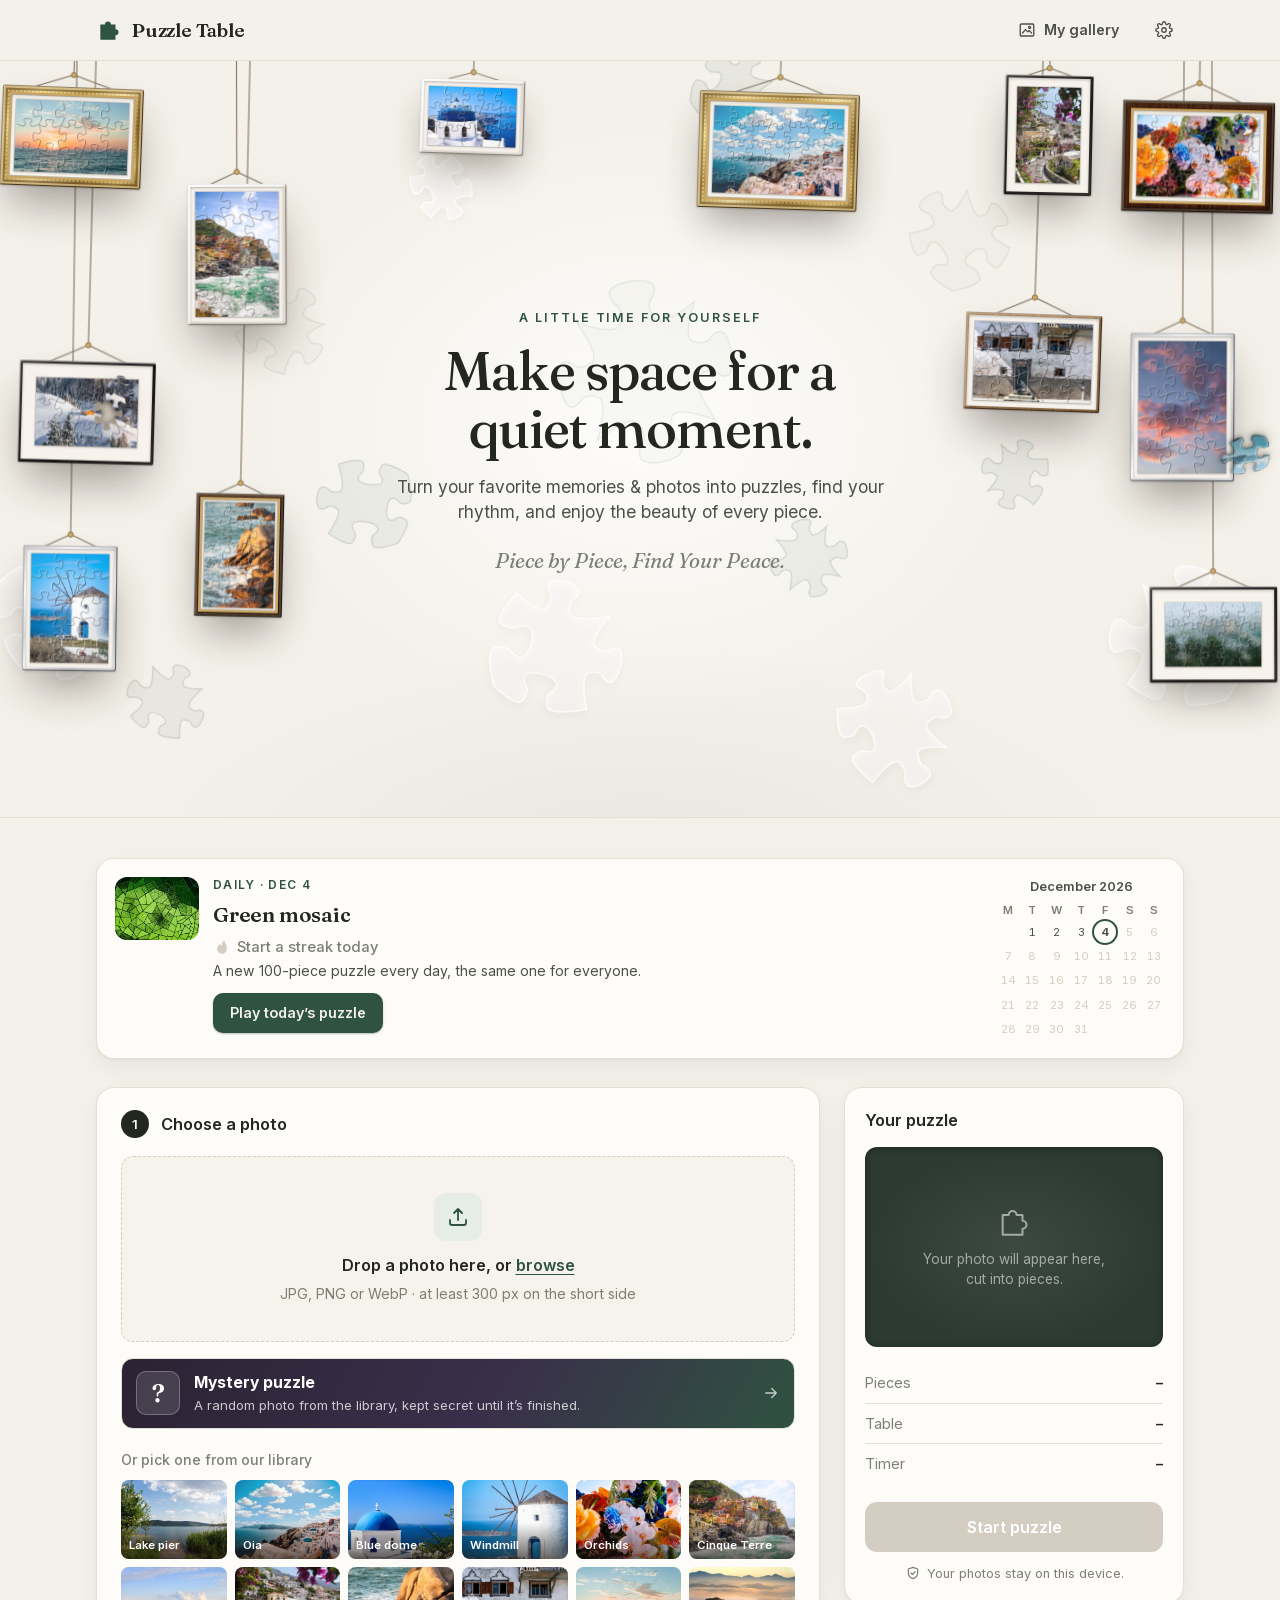
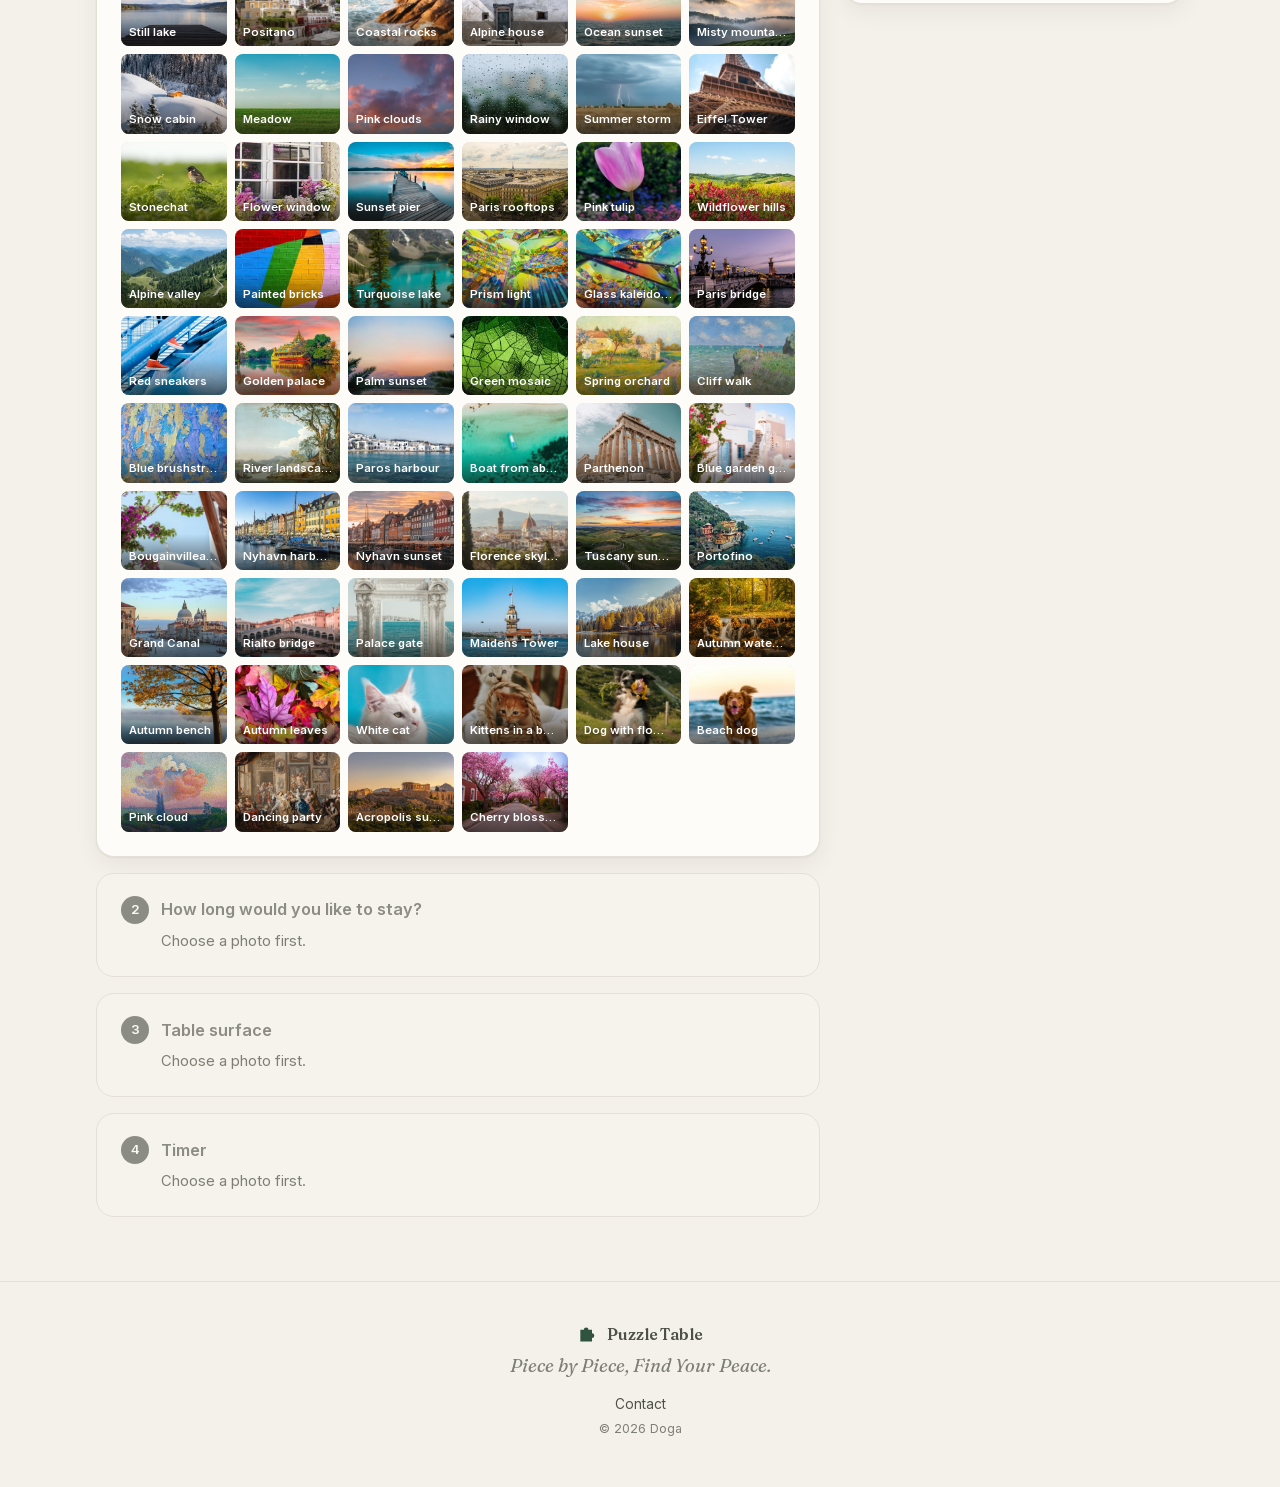
<file: index.html>
<!doctype html>
<html lang="en">
<head>
  <meta charset="utf-8">
  <meta name="viewport" content="width=device-width, initial-scale=1">
  <title data-i18n="start.puzzleTablePieceBy">Puzzle Table · Piece by Piece, Find Your Peace</title>
  <meta name="description" content="Turn your favorite memories and photos into jigsaw puzzles. Pick your pace, choose a table, and play alone or with a friend.">
  <meta name="theme-color" content="#1c1815">
  <link rel="icon" href="assets/icons/icon.svg" type="image/svg+xml">
  <link rel="apple-touch-icon" href="assets/icons/apple-touch-icon.png">
  <link rel="manifest" href="manifest.webmanifest">
  <!-- How the link looks when shared (WhatsApp, iMessage, social media) -->
  <meta property="og:type" content="website">
  <meta property="og:site_name" content="Puzzle Table">
  <meta property="og:title" content="Puzzle Table · Piece by Piece, Find Your Peace">
  <meta property="og:description" content="Turn your favorite memories and photos into jigsaw puzzles, alone or with a friend.">
  <meta property="og:url" content="https://dogabudakci.github.io/puzzle-table/">
  <meta property="og:image" content="https://dogabudakci.github.io/puzzle-table/assets/og-image.jpg">
  <meta property="og:image:width" content="1200">
  <meta property="og:image:height" content="630">
  <meta property="og:image:alt" content="Puzzle Table: framed photos around the title">
  <meta name="twitter:card" content="summary_large_image">
  <link rel="preload" href="assets/fonts/inter-normal-latin.woff2" as="font" type="font/woff2" crossorigin>
  <link rel="stylesheet" href="assets/fonts.css">
  <link rel="stylesheet" href="styles.css">
  <!-- Hide the start page until the opening animation covers it (js/intro.js removes this) -->
  <script>if (!matchMedia('(prefers-reduced-motion: reduce)').matches) document.documentElement.classList.add('intro-pending');</script>
</head>
<body>
  <!-- Icon sprite: stroke icons inherit colour and stroke settings from the .icon class -->
  <svg width="0" height="0" style="position:absolute" aria-hidden="true">
    <symbol id="i-logo" viewBox="0 0 24 24"><path fill="currentColor" stroke="none" d="M4 7h4.2a2.8 2.8 0 1 1 5.6 0H18v4.2a2.8 2.8 0 1 1 0 5.6V21H4z"/></symbol>
    <symbol id="i-upload" viewBox="0 0 24 24"><path d="M12 15V4m0 0-4 4m4-4 4 4M4 15v3a2 2 0 0 0 2 2h12a2 2 0 0 0 2-2v-3"/></symbol>
    <symbol id="i-gallery" viewBox="0 0 24 24"><rect x="3" y="4" width="18" height="16" rx="1.5"/><path d="m6 16 4-4.5 3 3 2-2 3 3.5"/><circle cx="15.5" cy="8.5" r="1.4"/></symbol>
    <symbol id="i-back" viewBox="0 0 24 24"><path d="M19 12H5m6-6-6 6 6 6"/></symbol>
    <symbol id="i-pause" viewBox="0 0 24 24"><path d="M9 5v14M15 5v14"/></symbol>
    <symbol id="i-play" viewBox="0 0 24 24"><path fill="currentColor" d="M8 5.5v13l10.5-6.5z"/></symbol>
    <symbol id="i-sound-on" viewBox="0 0 24 24"><path d="M4 9.5v5h3.5L12 18.5v-13L7.5 9.5z"/><path d="M15.5 9a4.2 4.2 0 0 1 0 6M18 6.5a7.8 7.8 0 0 1 0 11"/></symbol>
    <symbol id="i-sound-off" viewBox="0 0 24 24"><path d="M4 9.5v5h3.5L12 18.5v-13L7.5 9.5z"/><path d="m16 9.5 5 5m0-5-5 5"/></symbol>
    <symbol id="i-table" viewBox="0 0 24 24"><rect x="3" y="5" width="18" height="14" rx="1.5"/><path d="M3 9.7h18M3 14.3h18M9 5v4.7M15 9.7v4.6M8 14.3V19"/></symbol>
    <symbol id="i-eye" viewBox="0 0 24 24"><path d="M2.5 12S6 5.5 12 5.5 21.5 12 21.5 12 18 18.5 12 18.5 2.5 12 2.5 12z"/><circle cx="12" cy="12" r="2.8"/></symbol>
    <symbol id="i-expand" viewBox="0 0 24 24"><path d="M4 9V4h5M20 9V4h-5M4 15v5h5M20 15v5h-5"/></symbol>
    <symbol id="i-shrink" viewBox="0 0 24 24"><path d="M9 4v5H4M15 4v5h5M9 20v-5H4M15 20v-5h5"/></symbol>
    <symbol id="i-clock" viewBox="0 0 24 24"><circle cx="12" cy="12" r="8.5"/><path d="M12 7.5V12l3 2"/></symbol>
    <symbol id="i-hourglass" viewBox="0 0 24 24"><path d="M6.5 3.5h11M6.5 20.5h11M7.5 3.5c0 5 4.5 5.8 4.5 8.5s-4.5 3.5-4.5 8.5M16.5 3.5c0 5-4.5 5.8-4.5 8.5s4.5 3.5 4.5 8.5"/></symbol>
    <symbol id="i-check" viewBox="0 0 24 24"><path d="m5 12.5 4.5 4.5L19 7.5"/></symbol>
    <symbol id="i-close" viewBox="0 0 24 24"><path d="m6 6 12 12M18 6 6 18"/></symbol>
    <symbol id="i-settings" viewBox="0 0 24 24"><circle cx="12" cy="12" r="3"/><path d="M19.4 15a1.7 1.7 0 0 0 .3 1.8l.1.1a2 2 0 1 1-2.8 2.8l-.1-.1a1.7 1.7 0 0 0-1.8-.3 1.7 1.7 0 0 0-1 1.5V21a2 2 0 1 1-4 0v-.1a1.7 1.7 0 0 0-1.1-1.5 1.7 1.7 0 0 0-1.8.3l-.1.1a2 2 0 1 1-2.8-2.8l.1-.1a1.7 1.7 0 0 0 .3-1.8 1.7 1.7 0 0 0-1.5-1H3a2 2 0 1 1 0-4h.1a1.7 1.7 0 0 0 1.5-1.1 1.7 1.7 0 0 0-.3-1.8l-.1-.1a2 2 0 1 1 2.8-2.8l.1.1a1.7 1.7 0 0 0 1.8.3H9a1.7 1.7 0 0 0 1-1.5V3a2 2 0 1 1 4 0v.1a1.7 1.7 0 0 0 1 1.5 1.7 1.7 0 0 0 1.8-.3l.1-.1a2 2 0 1 1 2.8 2.8l-.1.1a1.7 1.7 0 0 0-.3 1.8V9a1.7 1.7 0 0 0 1.5 1H21a2 2 0 1 1 0 4h-.1a1.7 1.7 0 0 0-1.5 1z"/></symbol>
    <symbol id="i-help" viewBox="0 0 24 24"><circle cx="12" cy="12" r="9"/><path d="M9.5 9.3a2.6 2.6 0 0 1 5 .9c0 1.7-2.5 2.4-2.5 4M12 17.3h.01"/></symbol>
    <symbol id="i-smile" viewBox="0 0 24 24"><circle cx="12" cy="12" r="9"/><path d="M8.5 14.2a4.3 4.3 0 0 0 7 0M9 9.6h.01M15 9.6h.01"/></symbol>
    <symbol id="i-plus" viewBox="0 0 24 24"><path d="M12 5v14M5 12h14"/></symbol>
    <symbol id="i-minus" viewBox="0 0 24 24"><path d="M5 12h14"/></symbol>
    <symbol id="i-fit" viewBox="0 0 24 24"><path d="M4 9V5.5A1.5 1.5 0 0 1 5.5 4H9M15 4h3.5A1.5 1.5 0 0 1 20 5.5V9M20 15v3.5a1.5 1.5 0 0 1-1.5 1.5H15M9 20H5.5A1.5 1.5 0 0 1 4 18.5V15"/><rect x="8.5" y="8.5" width="7" height="7" rx="1"/></symbol>
    <symbol id="i-more" viewBox="0 0 24 24"><circle cx="5.5" cy="12" r="1.2"/><circle cx="12" cy="12" r="1.2"/><circle cx="18.5" cy="12" r="1.2"/></symbol>
    <symbol id="i-friends" viewBox="0 0 24 24"><circle cx="9" cy="8.5" r="3.2"/><path d="M3 19.5c.6-3.3 3-5.2 6-5.2s5.4 1.9 6 5.2"/><path d="M15.5 5.6a3 3 0 0 1 0 5.8M17.6 14.6c1.8.7 3 2.4 3.4 4.9"/></symbol>
    <symbol id="i-together" viewBox="0 0 24 24"><path d="M3.5 8h4a2.2 2.2 0 1 1 4.4 0h0V12a2.2 2.2 0 1 0 0 4.4V20.5h-8.4z"/><path d="M12.3 3.5h8.2V12a2.2 2.2 0 1 0-4.4 0h-3.8V8.2" opacity=".75"/></symbol>
    <symbol id="i-race" viewBox="0 0 24 24"><path d="M5 21V4M5 4.5c4-2 6 2 10 0s4 0 4 0v8s-1-2-4 0-6-2-10 0"/><path d="M9 4.2v8M13 4.6v8" opacity=".5"/></symbol>
    <symbol id="i-challenge" viewBox="0 0 24 24"><path d="M7.5 4h9v4.5a4.5 4.5 0 0 1-9 0z"/><path d="M7.5 6H4.5a3 3 0 0 0 3 4M16.5 6h3a3 3 0 0 1-3 4M12 13v3.5M8.5 20h7l-1-3.5h-5z"/></symbol>
    <symbol id="i-download" viewBox="0 0 24 24"><path d="M12 4v11m0 0-4-4m4 4 4-4M5 20h14"/></symbol>
    <symbol id="i-trash" viewBox="0 0 24 24"><path d="M4.5 7h15M9.5 7V4.5h5V7M6.5 7l1 13h9l1-13"/></symbol>
    <symbol id="i-replay" viewBox="0 0 24 24"><path d="M4.5 12a7.5 7.5 0 1 0 2.3-5.4M4.5 4.5V9H9"/></symbol>
    <symbol id="i-lock" viewBox="0 0 24 24"><rect x="5.5" y="10.5" width="13" height="9.5" rx="1.5"/><path d="M8.5 10.5V8a3.5 3.5 0 0 1 7 0v2.5"/></symbol>
    <symbol id="i-pieces" viewBox="0 0 24 24"><path d="M4 7h4.2a2.8 2.8 0 1 1 5.6 0H18v4.2a2.8 2.8 0 1 1 0 5.6V21H4z"/></symbol>
    <symbol id="i-flame" viewBox="0 0 24 24"><path d="M12 21c-3.9 0-6.5-2.6-6.5-6.2 0-3.3 2.4-5.4 3.7-7.6.3 1.6 1.1 2.8 2.2 3.4C11.6 7.6 12.9 5 15 3c.3 3 3.5 5.6 3.5 10.6 0 4.3-2.7 7.4-6.5 7.4z"/></symbol>
    <symbol id="i-star" viewBox="0 0 24 24"><path d="m12 3.2 2.6 5.5 6 .8-4.4 4.2 1.1 6-5.3-2.9-5.3 2.9 1.1-6-4.4-4.2 6-.8z"/></symbol>
    <symbol id="i-undo" viewBox="0 0 24 24"><path d="M9 14 4 9l5-5"/><path d="M4 9h10.5a5.5 5.5 0 0 1 0 11H11"/></symbol>
    <symbol id="i-edges" viewBox="0 0 24 24"><rect x="4" y="4" width="16" height="16" rx="1.5"/><rect x="9" y="9" width="6" height="6" rx=".5" stroke-dasharray="2 2"/></symbol>
    <symbol id="i-hint" viewBox="0 0 24 24"><path d="M9.5 18h5M10.5 21h3M12 3a6 6 0 0 0-3.6 10.8c.7.5 1.1 1.3 1.1 2.1v.1h5v-.1c0-.8.4-1.6 1.1-2.1A6 6 0 0 0 12 3z"/></symbol>
    <symbol id="i-music" viewBox="0 0 24 24"><path d="M4 15.5V12a8 8 0 0 1 16 0v3.5"/><rect x="3.5" y="14" width="4" height="6.5" rx="1.5"/><rect x="16.5" y="14" width="4" height="6.5" rx="1.5"/></symbol>
    <symbol id="i-shield" viewBox="0 0 24 24"><path d="M12 3.5 5 6v5.5c0 4.3 3 7.6 7 9 4-1.4 7-4.7 7-9V6z"/><path d="m9 12 2.2 2.2L15.5 10"/></symbol>
    <!-- achievement medals -->
    <symbol id="m-first" viewBox="0 0 24 24"><path d="M4 7h4.2a2.8 2.8 0 1 1 5.6 0H18v4.2a2.8 2.8 0 1 1 0 5.6V21H4z"/></symbol>
    <symbol id="m-collector" viewBox="0 0 24 24"><rect x="3" y="4" width="18" height="16" rx="1"/><rect x="6" y="7" width="12" height="10"/><path d="m7.5 15.5 3-3.5 2 2 1.5-1.5 2.5 3"/></symbol>
    <symbol id="m-curator" viewBox="0 0 24 24"><path d="m3 9 9-5 9 5M5 9.5v8.5M9.7 9.5v8.5M14.3 9.5v8.5M19 9.5v8.5M3 20.5h18"/></symbol>
    <symbol id="m-centurion" viewBox="0 0 24 24"><text x="12" y="15.6" text-anchor="middle" font-family="Inter, sans-serif" font-size="9.5" font-weight="700" fill="currentColor" stroke="none">100</text><circle cx="12" cy="12" r="9"/></symbol>
    <symbol id="m-grandmaster" viewBox="0 0 24 24"><path d="M8 4h8v5a4 4 0 0 1-8 0zM8 5.5H5v1.5a3 3 0 0 0 3 3M16 5.5h3v1.5a3 3 0 0 1-3 3M12 13v3.5M8.5 20.5h7M9.5 20.5v-4h5v4"/></symbol>
    <symbol id="m-clock" viewBox="0 0 24 24"><circle cx="12" cy="13.5" r="7"/><path d="M12 9.5v4l2.5 2M10 3.5h4M12 3.5v3M18 7l1.5-1.5"/></symbol>
    <symbol id="m-quick" viewBox="0 0 24 24"><path d="M13.5 2.5 5 14h6.5l-1 7.5L19 10h-6.5z"/></symbol>
    <symbol id="m-solo" viewBox="0 0 24 24"><path d="M2.5 12S6 5.5 12 5.5 21.5 12 21.5 12 18 18.5 12 18.5 2.5 12 2.5 12z"/><circle cx="12" cy="12" r="2.8"/><path d="m4 4 16 16"/></symbol>
    <symbol id="m-tables" viewBox="0 0 24 24"><path d="m12 3.5 9 5-9 5-9-5zM3 12.5l9 5 9-5M3 16.5l9 5 9-5"/></symbol>
  </svg>

  <!-- ===================== Setup ===================== -->
  <div class="setup-screen" id="setup">
    <header class="site-header">
      <div class="site-header-inner">
        <span class="logo"><svg class="logo-mark"><use href="#i-logo"/></svg>Puzzle Table</span>
        <div class="header-actions">
          <button type="button" class="btn ghost" id="open-gallery" aria-label="My gallery" data-i18n-attr="aria-label:start.myGallery">
            <svg class="icon"><use href="#i-gallery"/></svg>
            <span class="btn-label" data-i18n="start.myGallery">My gallery</span>
            <span class="count" id="gallery-count" hidden></span>
          </button>
          <button type="button" class="btn ghost friends-btn" id="friends-btn" aria-label="Friends" hidden data-i18n-attr="aria-label:start.friends">
            <svg class="icon"><use href="#i-friends"/></svg>
            <span class="btn-label" data-i18n="start.friends">Friends</span>
            <span class="count" id="friends-count" hidden></span>
          </button>
          <button type="button" class="btn ghost icon-only" id="settings-btn" aria-label="Settings" title="Settings" data-i18n-attr="aria-label:start.settings;title:start.settings">
            <svg class="icon"><use href="#i-settings"/></svg>
          </button>
          <button type="button" class="btn secondary account-btn" id="account-btn" hidden data-i18n="start.sign">Sign in</button>
        </div>
      </div>
    </header>

    <section class="hero-stage">
      <div class="hero">
        <p class="eyebrow" data-i18n="start.littleTimeYourself">A little time for yourself</p>
        <h1 data-i18n="start.makeSpaceQuietMoment">Make space for a quiet&nbsp;moment.</h1>
        <p class="lede" data-i18n="start.turnFavoriteMemoriesPhotos2">Turn your favorite memories &amp; photos into puzzles, find your rhythm, and enjoy the beauty of every piece.</p>
        <p class="motto" data-i18n="start.pieceByPieceFind">Piece by Piece, Find Your Peace.</p>
      </div>
      <div class="hero-ghosts" id="hero-ghosts" aria-hidden="true"></div>
      <div class="hero-drift" id="hero-drift" aria-hidden="true"></div>
      <div class="hero-cards" id="hero-cards" aria-hidden="true"></div>
    </section>

    <main class="setup" id="setup-main">
      <!-- Continue an unfinished puzzle, and today's daily puzzle -->
      <div class="today-row" id="today-row">
        <section class="card resume-card" id="resume-card" hidden>
          <div class="resume-thumb"><img id="resume-img" alt=""><span class="resume-pct" id="resume-pct"></span></div>
          <div class="resume-body">
            <p class="card-kicker" data-i18n="start.continuePuzzle">Continue your puzzle</p>
            <h2 id="resume-title"></h2>
            <p class="resume-meta" id="resume-meta"></p>
            <div class="resume-bar" aria-hidden="true"><span id="resume-fill"></span></div>
            <div class="resume-actions">
              <button type="button" class="btn primary" id="continue-btn" data-i18n="start.continue">Continue</button>
              <button type="button" class="btn ghost" id="discard-btn" data-i18n="start.discard">Discard</button>
            </div>
          </div>
        </section>

        <section class="card daily-card" id="daily-card" hidden>
          <div class="daily-layout">
          <div class="daily-main">
            <div class="daily-thumb"><img id="daily-img" alt=""></div>
            <div class="daily-body">
              <p class="card-kicker"><span data-i18n="start.daily2">Daily ·</span> <span id="daily-date"></span></p>
              <h2 id="daily-title"></h2>
              <p class="daily-streak" id="daily-streak"></p>
              <p class="daily-message" id="daily-message"></p>
              <button type="button" class="btn primary" id="daily-btn"></button>
              <ol class="daily-board" id="daily-board" aria-label="Today among friends" hidden data-i18n-attr="aria-label:start.todayAmongFriends"></ol>
            </div>
          </div>
          <div class="daily-cal" id="daily-cal"></div>
          </div>
        </section>
      </div>

      <div class="setup-grid">
        <div class="steps">
          <section class="card step" id="step-upload">
            <header class="step-head">
              <span class="step-num"><span>1</span><svg class="icon"><use href="#i-check"/></svg></span>
              <h2 data-i18n="start.choosePhoto">Choose a photo</h2>
            </header>

            <label class="dropzone" id="dropzone">
              <input type="file" id="file-input" accept="image/*" hidden>
              <span class="dropzone-icon"><svg class="icon"><use href="#i-upload"/></svg></span>
              <strong><span data-i18n="start.dropPhotoHere">Drop a photo here, or</span> <span class="link" data-i18n="start.browse">browse</span></strong>
              <span data-i18n="start.jpgPngWebpLeast">JPG, PNG or WebP · at least 300 px on the short side</span>
            </label>

            <div class="photo-info" id="photo-info" hidden>
              <div class="photo-thumb-wrap"><img class="photo-thumb" id="photo-thumb" alt=""></div>
              <div class="photo-details">
                <div class="photo-name" id="photo-name"></div>
                <div class="photo-res" id="photo-res"></div>
                <div class="quality">
                  <span class="badge" id="quality-badge"></span>
                  <span class="quality-message" id="quality-message"></span>
                </div>
              </div>
              <button type="button" class="btn secondary small" id="change-photo" data-i18n="start.replace">Replace</button>
            </div>

            <label class="mystery-peek" id="mystery-peek-row" hidden>
              <input type="checkbox" id="mystery-peek">
              <span><strong data-i18n="start.allowPeeking">Allow peeking</strong> <span data-i18n="start.showReferencePictureDuring">Show the reference picture during the game (R)</span></span>
            </label>

            <button type="button" class="mystery-btn" id="mystery-btn">
              <span class="mystery-card" aria-hidden="true">?</span>
              <span class="mystery-text">
                <strong data-i18n="start.mysteryPuzzle">Mystery puzzle</strong>
                <span data-i18n="start.randomPhotoFromLibrary">A random photo from the library, kept secret until it’s finished.</span>
              </span>
              <svg class="icon"><use href="#i-back"/></svg>
            </button>

            <div class="library">
              <p class="library-title" data-i18n="start.pickOneFromOur">Or pick one from our library</p>
              <div id="photo-library"></div>
            </div>

            <p class="error" id="upload-error" role="alert" hidden></p>
          </section>

          <section class="card step locked" id="step-pieces">
            <header class="step-head">
              <span class="step-num"><span>2</span><svg class="icon"><use href="#i-check"/></svg></span>
              <h2 data-i18n="start.howLongWouldLike">How long would you like to stay?</h2>
            </header>
            <p class="locked-hint" data-i18n="start.choosePhotoFirst">Choose a photo first.</p>
            <div class="pace-grid" id="pace-grid" role="radiogroup" aria-label="Pace" data-i18n-attr="aria-label:start.pace"></div>
            <details class="exact" id="exact-pieces">
              <summary data-i18n="start.chooseExactNumberPieces">Choose an exact number of pieces</summary>
              <div class="option-grid" id="piece-grid" role="radiogroup" aria-label="Number of pieces" data-i18n-attr="aria-label:start.numberPieces"></div>
            </details>
            <p class="step-note" id="piece-summary"></p>
          </section>

          <section class="card step locked" id="step-table">
            <header class="step-head">
              <span class="step-num"><span>3</span><svg class="icon"><use href="#i-check"/></svg></span>
              <h2 data-i18n="start.tableSurface">Table surface</h2>
            </header>
            <p class="locked-hint" data-i18n="start.choosePhotoFirst">Choose a photo first.</p>
            <div id="setup-table-picker"></div>
          </section>

          <section class="card step locked" id="step-timer">
            <header class="step-head">
              <span class="step-num"><span>4</span><svg class="icon"><use href="#i-check"/></svg></span>
              <h2 data-i18n="start.timer">Timer</h2>
            </header>
            <p class="locked-hint" data-i18n="start.choosePhotoFirst">Choose a photo first.</p>
            <div class="option-grid two" role="radiogroup" aria-label="Timer mode" data-i18n-attr="aria-label:start.timerMode">
              <label class="option">
                <input type="radio" name="timer-mode" value="stopwatch" checked>
                <svg class="icon option-icon"><use href="#i-clock"/></svg>
                <strong data-i18n="start.stopwatch">Stopwatch</strong>
                <span data-i18n="start.countsUpNoPressure">Counts up, no pressure</span>
              </label>
              <label class="option">
                <input type="radio" name="timer-mode" value="countdown">
                <svg class="icon option-icon"><use href="#i-hourglass"/></svg>
                <strong data-i18n="start.countdown">Countdown</strong>
                <span data-i18n="start.beatClock">Beat the clock</span>
              </label>
            </div>
            <div class="countdown-options" id="countdown-options" hidden>
              <div class="chip-row" id="minute-presets">
                <button type="button" class="chip" data-minutes="5">5 <span data-i18n="start.minShort">min</span></button>
                <button type="button" class="chip" data-minutes="10">10 <span data-i18n="start.minShort">min</span></button>
                <button type="button" class="chip" data-minutes="15">15 <span data-i18n="start.minShort">min</span></button>
                <button type="button" class="chip" data-minutes="30">30 <span data-i18n="start.minShort">min</span></button>
                <button type="button" class="chip" data-minutes="60" data-i18n="start.1Hour">1 hour</button>
              </div>
              <label class="field">
                <span data-i18n="start.custom">Custom</span>
                <input type="number" id="countdown-minutes" min="1" max="600" step="1" inputmode="numeric">
                <span data-i18n="start.minutes">minutes</span>
              </label>
              <p class="step-note" id="minutes-hint"></p>
            </div>
          </section>
        </div>

        <aside class="card summary" aria-label="Your puzzle" data-i18n-attr="aria-label:start.puzzle">
          <h2 data-i18n="start.puzzle">Your puzzle</h2>
          <div class="summary-preview" id="summary-preview">
            <canvas id="preview-canvas" hidden></canvas>
            <div class="preview-empty" id="preview-empty">
              <svg class="icon"><use href="#i-pieces"/></svg>
              <span data-i18n="start.photoWillAppearHere">Your photo will appear here, cut into pieces.</span>
            </div>
          </div>
          <dl class="summary-list">
            <div><dt data-i18n="start.pieces">Pieces</dt><dd id="sum-pieces">–</dd></div>
            <div><dt data-i18n="start.table">Table</dt><dd id="sum-table">–</dd></div>
            <div><dt data-i18n="start.timer">Timer</dt><dd id="sum-timer">–</dd></div>
          </dl>
          <button type="button" class="btn primary large" id="start-btn" disabled data-i18n="start.startPuzzle">Start puzzle</button>
          <p class="privacy-note" id="privacy-note"><svg class="icon"><use href="#i-shield"/></svg><span data-i18n="start.photosStayDevice">Your photos stay on this device.</span></p>
        </aside>
      </div>
    </main>

    <footer class="site-footer">
      <span class="logo small"><svg class="logo-mark"><use href="#i-logo"/></svg>Puzzle Table</span>
      <p class="motto" data-i18n="start.pieceByPieceFind">Piece by Piece, Find Your Peace.</p>
      <nav class="footer-links" aria-label="About this site" data-i18n-attr="aria-label:start.aboutSite">
        <a href="https://github.com/dogabudakci/puzzle-table" target="_blank" rel="noopener" data-i18n="start.contact">Contact</a>
      </nav>
      <p class="footer-small">© 2026 Doga</p>
    </footer>
  </div>

  <!-- ===================== Play ===================== -->
  <div class="game" id="game" hidden>
    <header class="toolbar">
      <div class="toolbar-side">
        <button type="button" class="icon-btn" id="back-btn" aria-label="Leave puzzle" title="Leave puzzle" data-i18n-attr="aria-label:play.leavePuzzle;title:play.leavePuzzle">
          <svg class="icon"><use href="#i-back"/></svg>
        </button>
        <span class="toolbar-title" id="game-title"></span>
      </div>

      <div class="toolbar-center">
        <div class="clock" id="clock">
          <svg class="icon clock-icon"><use href="#i-clock"/></svg>
          <span class="clock-time" id="clock-time">0:00</span>
        </div>
        <button type="button" class="icon-btn" id="pause-btn" aria-label="Pause (P)" title="Pause (P)" disabled data-i18n-attr="aria-label:play.pauseP;title:play.pauseP">
          <svg class="icon"><use href="#i-pause"/></svg>
        </button>
        <button type="button" class="icon-btn" id="hint-btn" aria-label="Hint (H)" title="Hint (H): show two pieces that fit" disabled data-i18n-attr="aria-label:play.hintH;title:play.hintHShowTwo">
          <svg class="icon"><use href="#i-hint"/></svg>
        </button>
        <button type="button" class="icon-btn" id="undo-btn" aria-label="Undo (Ctrl+Z)" title="Undo last move (Ctrl+Z)" disabled data-i18n-attr="aria-label:play.undoCtrlZ;title:play.undoLastMoveCtrl">
          <svg class="icon"><use href="#i-undo"/></svg>
        </button>
        <button type="button" class="icon-btn" id="edges-btn" aria-label="Edges only (E)" aria-pressed="false" title="Edges only (E): fade the inner pieces" disabled data-i18n-attr="aria-label:play.edgesOnlyE;title:play.edgesOnlyEFade">
          <svg class="icon"><use href="#i-edges"/></svg>
        </button>
        <div class="progress" id="progress">
          <div class="progress-bar" aria-hidden="true"><span id="progress-fill"></span></div>
          <span class="progress-text" aria-live="polite"><strong id="progress-text">0%</strong> <span data-i18n="play.complete">complete</span></span>
        </div>
        <div class="popover-wrap react-wrap" id="react-wrap" hidden>
          <button type="button" class="icon-btn" id="react-btn" aria-expanded="false" aria-label="Send a reaction" title="Send a reaction" data-i18n-attr="aria-label:play.sendReaction;title:play.sendReaction">
            <svg class="icon"><use href="#i-smile"/></svg>
          </button>
          <div class="react-menu" id="react-menu" role="menu" hidden></div>
        </div>
        <button type="button" class="save-status" id="save-status" data-state="idle" hidden disabled>
          <svg class="icon" aria-hidden="true"><use href="#i-check"/></svg><span></span>
        </button>
        <div class="friend-chip" id="friend-chip" hidden>
          <span class="friend-dot" aria-hidden="true"></span>
          <span class="friend-chip-name" id="friend-chip-name"></span>
          <span class="friend-bar" aria-hidden="true"><span id="friend-chip-fill"></span></span>
        </div>
      </div>

      <div class="toolbar-side end">
        <button type="button" class="icon-btn" id="reference-btn" aria-pressed="false" aria-label="Reference picture (R)" title="Reference picture (R)" data-i18n-attr="aria-label:play.referencePictureR;title:play.referencePictureR">
          <svg class="icon"><use href="#i-eye"/></svg>
        </button>
        <button type="button" class="icon-btn" id="help-btn" aria-label="Tips" title="Tips" data-i18n-attr="aria-label:play.tips;title:play.tips">
          <svg class="icon"><use href="#i-help"/></svg>
        </button>
        <button type="button" class="icon-btn" id="game-settings-btn" aria-label="Settings" title="Settings" data-i18n-attr="aria-label:start.settings;title:start.settings">
          <svg class="icon"><use href="#i-settings"/></svg>
        </button>
        <button type="button" class="icon-btn" id="music-btn" aria-pressed="false" aria-label="Music (M)" title="Music (M)" data-i18n-attr="aria-label:play.musicM;title:play.musicM">
          <svg class="icon"><use href="#i-music"/></svg>
        </button>
        <div class="popover-wrap">
          <button type="button" class="icon-btn" id="table-btn" aria-expanded="false" aria-controls="table-popover" aria-label="Change table" title="Change table" data-i18n-attr="aria-label:play.changeTable;title:play.changeTable">
            <svg class="icon"><use href="#i-table"/></svg>
          </button>
          <div class="popover" id="table-popover" hidden></div>
        </div>
        <button type="button" class="icon-btn" id="sound-btn" aria-pressed="true" aria-label="Sound" title="Sound" data-i18n-attr="aria-label:play.sound;title:play.sound">
          <svg class="icon"><use href="#i-sound-on"/></svg>
        </button>
        <button type="button" class="icon-btn" id="fullscreen-btn" aria-label="Full screen (F)" title="Full screen (F)" data-i18n-attr="aria-label:play.fullScreenF;title:play.fullScreenF">
          <svg class="icon"><use href="#i-expand"/></svg>
        </button>
      </div>
    </header>

    <div class="table" id="table"></div>

    <div class="zoom-controls" id="zoom-controls" role="group" aria-label="Zoom" hidden data-i18n-attr="aria-label:play.zoom">
      <button type="button" class="icon-btn" id="zoom-in" aria-label="Zoom in (+)" title="Zoom in (+)" data-i18n-attr="aria-label:play.zoom2;title:play.zoom2"><svg class="icon"><use href="#i-plus"/></svg></button>
      <span class="zoom-level" id="zoom-level" aria-live="polite">100%</span>
      <button type="button" class="icon-btn" id="zoom-out" aria-label="Zoom out (−)" title="Zoom out (−)" disabled data-i18n-attr="aria-label:play.zoomOut;title:play.zoomOut"><svg class="icon"><use href="#i-minus"/></svg></button>
      <button type="button" class="icon-btn" id="zoom-fit" aria-label="See the whole table (0)" title="See the whole table (0)" disabled data-i18n-attr="aria-label:play.seeWholeTable0;title:play.seeWholeTable0"><svg class="icon"><use href="#i-fit"/></svg></button>
    </div>

    <figure class="reference" id="reference" hidden>
      <img id="reference-img" alt="The finished picture" data-i18n-attr="alt:play.finishedPicture">
      <figcaption><span data-i18n="play.reference">Reference</span> <button type="button" class="reference-close" id="reference-close" aria-label="Hide reference picture" data-i18n-attr="aria-label:play.hideReferencePicture"><svg class="icon"><use href="#i-close"/></svg></button></figcaption>
    </figure>

    <section class="music" id="music" aria-label="Music" hidden data-i18n-attr="aria-label:music.music">
      <header class="music-head">
        <span><svg class="icon"><use href="#i-music"/></svg><span data-i18n="music.music">Music</span></span>
        <button type="button" class="reference-close" id="music-close" aria-label="Hide music panel" data-i18n-attr="aria-label:music.hideMusicPanel"><svg class="icon"><use href="#i-close"/></svg></button>
      </header>
      <div class="music-moods" id="music-moods" role="radiogroup" aria-label="Mood" data-i18n-attr="aria-label:music.mood"></div>
      <div class="music-controls">
        <button type="button" class="music-play" id="music-toggle" aria-label="Play music" data-i18n-attr="aria-label:music.playMusic">
          <svg class="icon"><use href="#i-play"/></svg>
        </button>
        <span class="music-now" id="music-now" data-i18n="music.notPlaying">Not playing</span>
        <input type="range" class="music-volume" id="music-volume" min="0" max="1" step="0.01" aria-label="Volume" data-i18n-attr="aria-label:music.volume">
      </div>
      <label class="music-own">
        <input type="file" id="music-files" accept="audio/*" multiple hidden>
        <svg class="icon"><use href="#i-upload"/></svg>
        <span id="music-own-label" data-i18n="music.playOwnMusicFiles">Play your own music files</span>
      </label>
      <p class="music-note" data-i18n="music.madeLiveBrowserFree">Made live in your browser: free to enjoy, no licences or downloads.</p>
    </section>

    <div class="toast" id="toast" role="status" hidden></div>
    <p class="sr-only" id="announcer" aria-live="polite"></p>

    <div class="connection-banner" id="connection-banner" role="status" hidden>
      <span class="mini-spinner" aria-hidden="true"></span><span data-i18n="play.connectionLostReconnecting">Connection lost. Reconnecting…</span>
    </div>

    <!-- Live games with a friend: waiting for them, then 3-2-1 -->
    <div class="countdown" id="countdown" hidden>
      <span class="countdown-number" id="countdown-number"></span>
      <p class="countdown-text" id="countdown-text"></p>
    </div>

    <div class="loading" id="loading" hidden>
      <div class="spinner" aria-hidden="true"></div>
      <p data-i18n="play.cuttingPieces">Cutting your pieces…</p>
    </div>

    <div class="cover" id="pause-cover" hidden>
      <div class="result-card static">
        <span class="result-icon"><svg class="icon"><use href="#i-pause"/></svg></span>
        <h2 data-i18n="play.paused">Paused</h2>
        <p data-i18n="play.clockStoppedTableHidden">The clock is stopped and the table is hidden.</p>
        <div class="result-actions">
          <button type="button" class="btn primary" id="resume-btn"><svg class="icon"><use href="#i-play"/></svg><span data-i18n="play.resume">Resume</span></button>
        </div>
      </div>
    </div>

    <div class="result-card" id="timeup-card" role="alert" hidden>
      <span class="result-icon warn"><svg class="icon"><use href="#i-hourglass"/></svg></span>
      <h2 data-i18n="play.timeUp">Time's up</h2>
      <p id="timeup-text"></p>
      <div class="result-actions">
        <button type="button" class="btn secondary" id="timeup-new-btn" data-i18n="play.newPuzzle">New puzzle</button>
        <button type="button" class="btn primary" id="keep-going-btn" data-i18n="play.keepGoing">Keep going</button>
      </div>
    </div>

    <div class="result-card" id="complete-card" role="status" hidden>
      <span class="result-icon success"><svg class="icon"><use href="#i-check"/></svg></span>
      <h2 data-i18n="play.puzzleComplete">Puzzle complete</h2>
      <p class="motto" data-i18n="start.pieceByPieceFind">Piece by Piece, Find Your Peace.</p>
      <div class="result-stars" id="result-stars" role="img"></div>
      <p class="best-badge" id="best-badge" hidden></p>
      <p class="daily-note" id="daily-note" hidden></p>
      <p class="mystery-note" id="mystery-note" hidden></p>
      <p class="match-note" id="match-note" hidden></p>
      <div class="result-stats">
        <div><span data-i18n="play.time">Time</span><strong id="stat-time"></strong></div>
        <div><span data-i18n="play.moves">Moves</span><strong id="stat-moves"></strong></div>
        <div><span data-i18n="start.pieces">Pieces</span><strong id="stat-pieces"></strong></div>
        <div><span id="stat-extra-label"></span><strong id="stat-extra"></strong></div>
        <div><span data-i18n="play.hints">Hints</span><strong id="stat-hints"></strong></div>
      </div>
      <p class="saved-note" id="saved-note"></p>
      <div class="new-medals" id="new-medals"></div>
      <div class="result-actions">
        <button type="button" class="btn secondary" id="replay-btn"><svg class="icon"><use href="#i-replay"/></svg><span data-i18n="play.playAgain">Play again</span></button>
        <button type="button" class="btn secondary" id="rematch-btn" hidden><svg class="icon"><use href="#i-replay"/></svg><span data-i18n="play.rematch">Rematch</span></button>
        <button type="button" class="btn secondary" id="match-games-btn" hidden><svg class="icon"><use href="#i-friends"/></svg><span data-i18n="play.games">Games</span></button>
        <button type="button" class="btn secondary" id="view-gallery-btn"><svg class="icon"><use href="#i-gallery"/></svg><span data-i18n="play.viewGallery">View in gallery</span></button>
        <button type="button" class="btn primary" id="new-btn" data-i18n="play.newPuzzle">New puzzle</button>
      </div>
    </div>
  </div>

  <!-- ===================== Gallery ===================== -->
  <div class="gallery-screen" id="gallery" hidden>
    <header class="toolbar">
      <div class="toolbar-side">
        <button type="button" class="icon-btn" id="gallery-back-btn" aria-label="Back" title="Back" data-i18n-attr="aria-label:gallery.back;title:gallery.back">
          <svg class="icon"><use href="#i-back"/></svg>
        </button>
        <span class="toolbar-title" data-i18n="start.myGallery">My gallery</span>
      </div>
    </header>
    <div class="room">
      <div class="wall">
        <div class="gallery-stats" id="gallery-stats"></div>
        <section class="shelf-wrap" aria-label="Achievements" data-i18n-attr="aria-label:gallery.achievements">
          <h2 class="wall-heading" data-i18n="gallery.achievements">Achievements</h2>
          <div class="shelf" id="achievement-shelf"></div>
        </section>
        <section aria-label="Finished puzzles" data-i18n-attr="aria-label:gallery.finishedPuzzles">
          <h2 class="wall-heading" data-i18n="gallery.finishedPuzzles">Finished puzzles</h2>
          <div class="frames" id="frames"></div>
          <p class="empty-wall" id="empty-wall" hidden data-i18n="gallery.wallEmptyNowFinish">
            The wall is empty for now. Finish a puzzle and it will be framed and hung here.
          </p>
        </section>
      </div>
      <div class="floor" id="floor"></div>
    </div>
  </div>

  <dialog class="account-dialog" id="account-dialog" aria-labelledby="account-title">
    <button type="button" class="icon-btn account-close" id="account-close" aria-label="Close" data-i18n-attr="aria-label:account.close">
      <svg class="icon"><use href="#i-close"/></svg>
    </button>

    <!-- Signed out: sign in or create an account -->
    <section id="account-guest">
      <h2 id="account-title" data-i18n="account.welcome">Welcome</h2>
      <p class="account-sub" data-i18n="account.signKeepPuzzlesStreak">Sign in to keep your puzzles, streak and gallery with your account.</p>
      <div class="account-tabs" role="tablist">
        <button type="button" role="tab" id="tab-login" aria-selected="true" data-i18n="start.sign">Sign in</button>
        <button type="button" role="tab" id="tab-signup" aria-selected="false" data-i18n="account.createAccount">Create account</button>
      </div>
      <form class="account-form" id="account-form" novalidate>
        <label><span data-i18n="account.emailUsername">Email or username</span>
          <input type="text" id="account-identifier" autocomplete="username" autocapitalize="none" spellcheck="false" required maxlength="254">
        </label>
        <label><span data-i18n="account.password">Password</span>
          <input type="password" id="account-password" autocomplete="current-password" required maxlength="128">
        </label>
        <p class="account-hint" id="account-hint" hidden><span data-i18n="account.least10CharactersShort2">At least 10 characters. A short phrase of a few words is easy to remember and hard to guess.
          By creating an account you agree to the</span> <span data-i18n="account.text">and</span>.</p>
        <p class="account-error" id="account-error" role="alert" hidden></p>
        <button type="submit" class="btn primary large" id="account-submit" data-i18n="start.sign">Sign in</button>
        <button type="button" class="link-btn" id="forgot-btn" data-i18n="account.forgotPassword">Forgot your password?</button>
      </form>
    </section>

    <!-- Forgot password: ask for a reset link -->
    <section id="account-forgot" hidden>
      <h2 data-i18n="account.resetPassword">Reset your password</h2>
      <p class="account-sub" data-i18n="account.enterEmailAccountConfirmed">Enter the email of your account. If it’s confirmed, we’ll send you a link to choose a new password.</p>
      <form class="account-form" id="forgot-form" novalidate>
        <label><span data-i18n="account.email">Email</span> <input type="email" id="forgot-email" autocomplete="email" required maxlength="254"></label>
        <p class="account-note" id="forgot-done" hidden></p>
        <p class="account-error" id="forgot-error" role="alert" hidden></p>
        <button type="submit" class="btn primary large" data-i18n="account.sendResetLink">Send reset link</button>
        <button type="button" class="link-btn" id="forgot-back" data-i18n="account.backSign">Back to sign in</button>
      </form>
    </section>

    <!-- From the emailed link: choose a new password -->
    <section id="account-reset" hidden>
      <h2 data-i18n="account.chooseNewPassword">Choose a new password</h2>
      <p class="account-sub" data-i18n="account.signsOutEveryOther">This signs you out on every other device.</p>
      <form class="account-form" id="reset-form" novalidate>
        <input type="text" autocomplete="username" readonly hidden tabindex="-1">
        <label><span data-i18n="account.newPassword">New password</span> <input type="password" id="reset-password" autocomplete="new-password" required maxlength="128"></label>
        <p class="account-hint" data-i18n="account.least10CharactersShort">At least 10 characters. A short phrase of a few words is easy to remember and hard to guess.</p>
        <p class="account-error" id="reset-error" role="alert" hidden></p>
        <button type="submit" class="btn primary large" data-i18n="account.saveNewPassword">Save new password</button>
      </form>
    </section>

    <!-- A short message, e.g. after confirming an email -->
    <section id="account-message" hidden>
      <h2 id="account-message-title"></h2>
      <p class="account-sub" id="account-message-text"></p>
      <button type="button" class="btn primary" id="account-message-ok" data-i18n="account.ok">OK</button>
    </section>

    <!-- Signed in -->
    <section id="account-member" hidden>
      <h2 data-i18n="account.account">Your account</h2>
      <p class="account-sub"><span data-i18n="account.signedAs">Signed in as</span> <strong id="account-name"></strong></p>
      <p class="email-status" id="email-status"></p>
      <div class="account-row">
        <button type="button" class="btn secondary" id="logout-btn" data-i18n="account.signOut">Sign out</button>
        <button type="button" class="btn ghost" id="resend-btn" hidden data-i18n="account.resendConfirmationEmail">Resend confirmation email</button>
        <a class="btn ghost" href="/api/export" download data-i18n="account.downloadMyData">Download my data</a>
        <a class="btn ghost" href="admin.html" id="admin-link" hidden data-i18n="account.admin">Admin</a>
      </div>
      <p class="account-error" id="logout-error" role="alert" hidden></p>

      <details class="account-more" id="email-more">
        <summary id="email-summary" data-i18n="account.emailPasswordRecovery">Email for password recovery</summary>
        <form class="account-form" id="email-form" novalidate>
          <input type="text" class="account-username" autocomplete="username" readonly hidden tabindex="-1">
          <label><span data-i18n="account.email">Email</span> <input type="email" id="email-new" autocomplete="email" required maxlength="254"></label>
          <label><span data-i18n="account.password2">Your password</span> <input type="password" id="email-password" autocomplete="current-password" required maxlength="128"></label>
          <p class="account-error" id="email-error" role="alert" hidden></p>
          <button type="submit" class="btn primary" data-i18n="account.sendConfirmationLink">Send confirmation link</button>
        </form>
      </details>

      <details class="account-more">
        <summary data-i18n="account.changePassword">Change password</summary>
        <form class="account-form" id="password-form" novalidate>
          <input type="text" class="account-username" autocomplete="username" readonly hidden tabindex="-1">
          <label><span data-i18n="account.currentPassword">Current password</span> <input type="password" id="pw-current" autocomplete="current-password" required maxlength="128"></label>
          <label><span data-i18n="account.newPassword">New password</span> <input type="password" id="pw-new" autocomplete="new-password" required maxlength="128"></label>
          <p class="account-error" id="pw-error" role="alert" hidden></p>
          <button type="submit" class="btn primary" data-i18n="account.changePassword">Change password</button>
        </form>
      </details>

      <details class="account-more">
        <summary data-i18n="account.deleteAccount">Delete account</summary>
        <form class="account-form" id="delete-form" novalidate>
          <input type="text" class="account-username" autocomplete="username" readonly hidden tabindex="-1">
          <p class="account-sub" data-i18n="account.removesAccountGoodPuzzles">This removes your account for good. Puzzles saved on this device stay here.</p>
          <label><span data-i18n="account.password">Password</span> <input type="password" id="delete-password" autocomplete="current-password" required maxlength="128"></label>
          <p class="account-error" id="delete-error" role="alert" hidden></p>
          <button type="submit" class="btn danger" data-i18n="account.deleteMyAccount">Delete my account</button>
        </form>
      </details>
    </section>
  </dialog>

  <dialog class="account-dialog friends-dialog" id="friends-dialog" aria-labelledby="friends-title">
    <button type="button" class="icon-btn account-close" id="friends-close" aria-label="Close" data-i18n-attr="aria-label:account.close">
      <svg class="icon"><use href="#i-close"/></svg>
    </button>

    <!-- Players who signed up with an email choose a username first -->
    <section id="friends-name" hidden>
      <h2 data-i18n="friends.chooseUsername">Choose a username</h2>
      <p class="account-sub" data-i18n="friends.friendsAddByUsername">Friends add you by your username. It's the only thing they see about you: never your email.</p>
      <form class="account-form" id="username-form" novalidate>
        <label><span data-i18n="friends.username">Username</span>
          <input type="text" id="username-input" autocomplete="off" autocapitalize="none" spellcheck="false" required minlength="3" maxlength="24">
        </label>
        <p class="account-hint" data-i18n="friends.324CharactersLetters">3–24 characters: letters, numbers, dots, dashes or underscores. It can't be changed later.</p>
        <p class="account-error" id="username-error" role="alert" hidden></p>
        <button type="submit" class="btn primary large" data-i18n="friends.saveUsername">Save username</button>
      </form>
    </section>

    <section id="friends-main" hidden>
      <h2 id="friends-title" data-i18n="friends.playFriends">Play with friends</h2>
      <p class="account-sub"><span data-i18n="friends.username2">Your username is</span> <strong id="my-username"></strong><span data-i18n="friends.shareFriendsAdd">. Share it so friends can add you.</span></p>
      <div class="account-tabs" role="tablist">
        <button type="button" role="tab" id="tab-friends" aria-selected="true"><span data-i18n="start.friends">Friends</span> <span class="tab-count" id="friends-tab-count" hidden></span></button>
        <button type="button" role="tab" id="tab-games" aria-selected="false"><span data-i18n="play.games">Games</span> <span class="tab-count" id="games-tab-count" hidden></span></button>
      </div>
      <div id="panel-friends">
        <form class="add-friend" id="add-friend-form" novalidate>
          <input type="text" id="add-friend-input" placeholder="Your friend's username" aria-label="Your friend's username" autocomplete="off" autocapitalize="none" spellcheck="false" maxlength="25" data-i18n-attr="placeholder:friends.friendUsername;aria-label:friends.friendUsername">
          <button type="submit" class="btn primary" data-i18n="friends.addFriend">Add friend</button>
        </form>
        <p class="account-error" id="add-friend-error" role="alert" hidden></p>
        <p class="account-note" id="add-friend-done" hidden></p>
        <div class="people" id="friend-requests"></div>
        <div class="people" id="friend-list"></div>
        <p class="empty-note" id="friends-empty" data-i18n="friends.noFriendsYetAsk">No friends yet. Ask a friend for their username and add them here.</p>
      </div>
      <div id="panel-games" hidden>
        <div class="people" id="game-list"></div>
        <p class="empty-note" id="games-empty" hidden data-i18n="friends.noGamesYetPick">No games yet. Pick a friend and press Play.</p>
      </div>
    </section>

    <!-- Setting up a game with a friend -->
    <section id="friends-new" hidden>
      <button type="button" class="link-btn back-link" id="new-game-back"><svg class="icon"><use href="#i-back"/></svg><span data-i18n="start.friends">Friends</span></button>
      <h2><span data-i18n="friends.play2">Play with</span> <span id="new-game-friend"></span></h2>
      <div class="mode-picker" id="mode-picker" role="radiogroup" aria-label="How to play" data-i18n-attr="aria-label:friends.howPlay">
        <button type="button" role="radio" data-mode="together" aria-checked="true">
          <svg class="icon"><use href="#i-together"/></svg><strong data-i18n="friends.together2">Together</strong><span data-i18n="friends.oneTableBothMove">One table. Both of you move pieces at the same time.</span>
        </button>
        <button type="button" role="radio" data-mode="race" aria-checked="false">
          <svg class="icon"><use href="#i-race"/></svg><strong data-i18n="friends.race">Race</strong><span data-i18n="friends.startSameMomentFirst">Start at the same moment. The first to finish wins.</span>
        </button>
        <button type="button" role="radio" data-mode="challenge" aria-checked="false">
          <svg class="icon"><use href="#i-challenge"/></svg><strong data-i18n="friends.challenge">Challenge</strong><span data-i18n="friends.eachPlaysWheneverLike">Each plays whenever you like. The faster time wins.</span>
        </button>
      </div>
      <div class="picks-row" id="picks-row" hidden>
        <span data-i18n="friends.puzzle">Puzzle</span>
        <div class="segmented">
          <button type="button" data-picks="same" aria-pressed="true" data-i18n="friends.sameBoth">Same for both</button>
          <button type="button" data-picks="swap" aria-pressed="false" data-i18n="friends.pickEachOther">Pick for each other</button>
        </div>
      </div>
      <h3 class="mini-head" id="photo-head" data-i18n="friends.photoBoth">Photo for both of you</h3>
      <p class="photo-note" id="photo-note"></p>
      <div class="mp-photo" id="mp-photo"></div>
      <label class="pieces-row"><span data-i18n="start.pieces">Pieces</span>
        <select id="mp-pieces">
          <option value="12">12</option><option value="24">24</option><option value="48">48</option>
          <option value="100" selected>100</option><option value="144">144</option><option value="200">200</option><option value="300">300</option>
        </select>
      </label>
      <p class="account-error" id="new-game-error" role="alert" hidden></p>
      <button type="button" class="btn primary large" id="send-invite" data-i18n="friends.sendInvite">Send invite</button>
    </section>

    <!-- Reporting a player -->
    <section id="friends-report" hidden>
      <button type="button" class="link-btn back-link" id="report-back"><svg class="icon"><use href="#i-back"/></svg><span data-i18n="start.friends">Friends</span></button>
      <h2><span data-i18n="report.report">Report</span> <span id="report-name"></span></h2>
      <form class="account-form report-form" id="report-form" novalidate>
        <p class="account-sub" data-i18n="report.reportsArePrivatePlayer">Reports are private: the player isn't told who reported them. We look at every one.</p>
        <fieldset class="report-reasons">
          <legend data-i18n="report.whatWrong">What's wrong?</legend>
          <label><input type="radio" name="reason" value="name"> <span data-i18n="report.offensiveUsername">Offensive username</span></label>
          <label><input type="radio" name="reason" value="harassment"> <span data-i18n="report.harassmentUnkindBehaviour">Harassment or unkind behaviour</span></label>
          <label><input type="radio" name="reason" value="spam"> <span data-i18n="report.spamUnwantedRequests">Spam or unwanted requests</span></label>
          <label><input type="radio" name="reason" value="photo"> <span data-i18n="report.inappropriatePhoto">Inappropriate photo</span></label>
          <label><input type="radio" name="reason" value="cheating"> <span data-i18n="report.cheating">Cheating</span></label>
          <label><input type="radio" name="reason" value="other"> <span data-i18n="report.somethingElse">Something else</span></label>
        </fieldset>
        <label><span data-i18n="report.anythingElseWeShould">Anything else we should know? (optional)</span>
          <textarea id="report-details" rows="3" maxlength="1000"></textarea>
        </label>
        <label class="check-row"><input type="checkbox" id="report-block" checked> <span data-i18n="report.alsoBlockThem">Also block them</span></label>
        <p class="account-error" id="report-error" role="alert" hidden></p>
        <button type="submit" class="btn danger large" data-i18n="report.sendReport">Send report</button>
      </form>
      <div id="report-done" hidden>
        <p class="account-note" data-i18n="report.thankReportWasSent">Thank you. Your report was sent.</p>
        <button type="button" class="btn primary" id="report-ok" data-i18n="report.backFriends">Back to friends</button>
      </div>
    </section>

    <!-- Picking the friend's puzzle when accepting a "pick for each other" invite -->
    <section id="friends-pick" hidden>
      <button type="button" class="link-btn back-link" id="pick-back"><svg class="icon"><use href="#i-back"/></svg><span data-i18n="play.games">Games</span></button>
      <h2><span data-i18n="friends.pickPuzzle">Pick a puzzle for</span> <span id="pick-friend"></span></h2>
      <p class="account-sub" id="pick-sub"></p>
      <div class="mp-photo" id="pick-photo"></div>
      <p class="account-error" id="pick-error" role="alert" hidden></p>
      <button type="button" class="btn primary large" id="pick-accept" data-i18n="friends.acceptSend">Accept and send</button>
    </section>
  </dialog>

  <dialog class="account-dialog settings-dialog" id="settings-dialog" aria-labelledby="settings-title">
    <button type="button" class="icon-btn account-close" id="settings-close" aria-label="Close" data-i18n-attr="aria-label:account.close">
      <svg class="icon"><use href="#i-close"/></svg>
    </button>
    <h2 id="settings-title" data-i18n="start.settings">Settings</h2>
    <p class="account-sub" data-i18n="settings.savedDevice">Saved on this device.</p>

    <div class="setting-row">
      <label for="set-language" data-i18n="settings.language">Language</label>
      <select id="set-language" class="setting-select"></select>
    </div>
    <div class="setting-row">
      <label for="set-sound" data-i18n="settings.soundEffects">Sound effects</label>
      <label class="switch"><input type="checkbox" id="set-sound" role="switch"><span></span></label>
    </div>
    <div class="setting-row">
      <label for="set-sound-volume" data-i18n="settings.effectsVolume">Effects volume</label>
      <input type="range" id="set-sound-volume" min="0" max="1" step="0.05">
    </div>
    <div class="setting-row">
      <label for="set-music-volume" data-i18n="settings.musicVolume">Music volume</label>
      <input type="range" id="set-music-volume" min="0" max="1" step="0.01">
    </div>
    <div class="setting-row">
      <span data-i18n="sound.cantHear">Can't hear anything?</span>
      <button type="button" class="btn secondary small" id="set-test-sound" data-i18n="sound.test">Test sound</button>
    </div>
    <p class="sound-test-result" id="sound-test-result" aria-live="polite"></p>

    <h3 class="mini-head" data-i18n="start.table">Table</h3>
    <div class="settings-tables" id="settings-tables"></div>

    <h3 class="mini-head" data-i18n="settings.help">Help</h3>
    <div class="setting-row">
      <span data-i18n="settings.tipsNewPlayers">Tips for new players</span>
      <button type="button" class="btn secondary small" id="set-guide" data-i18n="settings.showAgain">Show again</button>
    </div>
    <p class="settings-keys"><strong data-i18n="settings.keyboard">Keyboard:</strong> <span data-i18n="settings.hHintEEdges">H hint · E edges · R reference · P pause · M music · + / − zoom · 0 whole table · F full screen</span></p>
  </dialog>

  <div class="notice" id="notice" role="status" hidden>
    <svg class="icon"><use href="#i-friends"/></svg>
    <span id="notice-text"></span>
    <button type="button" class="btn primary small" id="notice-action" hidden></button>
    <button type="button" class="icon-btn notice-close" id="notice-close" aria-label="Dismiss" data-i18n-attr="aria-label:friends.dismiss"><svg class="icon"><use href="#i-close"/></svg></button>
  </div>

  <dialog class="viewer" id="viewer" aria-label="Puzzle details" data-i18n-attr="aria-label:gallery.puzzleDetails">
    <button type="button" class="icon-btn light viewer-close" id="viewer-close" aria-label="Close" data-i18n-attr="aria-label:account.close">
      <svg class="icon"><use href="#i-close"/></svg>
    </button>
    <div class="viewer-body" id="viewer-body"></div>
    <div class="result-actions">
      <button type="button" class="btn secondary danger" id="viewer-delete"><svg class="icon"><use href="#i-trash"/></svg><span data-i18n="gallery.remove">Remove</span></button>
      <button type="button" class="btn secondary" id="viewer-download"><svg class="icon"><use href="#i-download"/></svg><span data-i18n="gallery.download">Download</span></button>
      <button type="button" class="btn primary" id="viewer-replay"><svg class="icon"><use href="#i-replay"/></svg><span data-i18n="gallery.puzzleAgain">Puzzle it again</span></button>
    </div>
  </dialog>

  <script src="vendor/gsap.min.js"></script>
  <script type="module" src="js/main.js"></script>
</body>
</html>
</file>
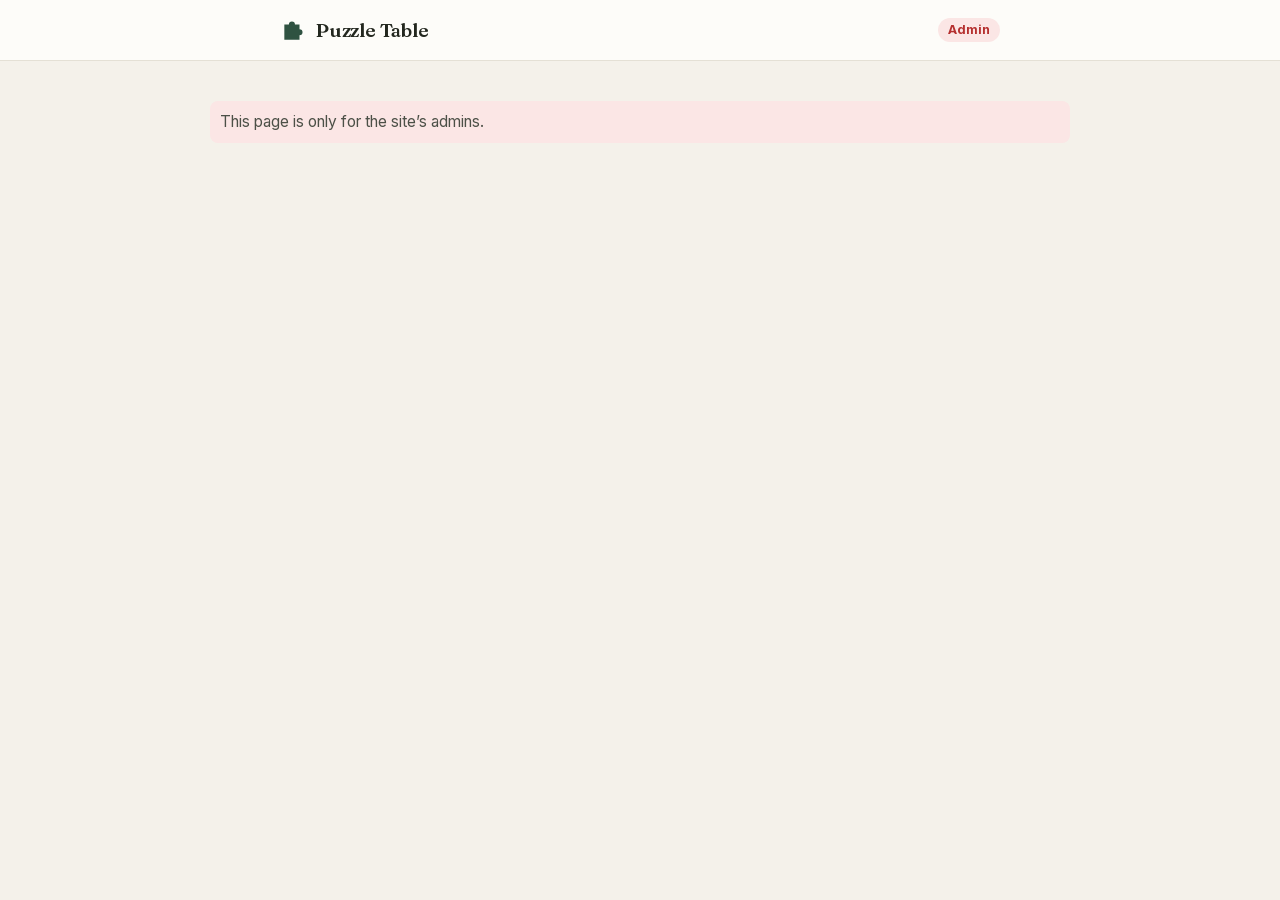
<file: admin.html>
<!doctype html>
<html lang="en">
<head>
  <meta charset="utf-8">
  <meta name="viewport" content="width=device-width, initial-scale=1">
  <meta name="robots" content="noindex">
  <title>Admin · Puzzle Table</title>
  <meta name="theme-color" content="#1c1815">
  <link rel="icon" href="assets/icons/icon.svg" type="image/svg+xml">
  <link rel="stylesheet" href="assets/fonts.css">
  <link rel="stylesheet" href="styles.css">
</head>
<body class="legal-page">
  <header class="legal-header">
    <div class="site-header-inner">
      <a class="logo" href="./"><svg class="logo-mark" viewBox="0 0 24 24" aria-hidden="true"><path fill="currentColor" d="M4 7h4.2a2.8 2.8 0 1 1 5.6 0H18v4.2a2.8 2.8 0 1 1 0 5.6V21H4z"/></svg>Puzzle Table</a>
      <span class="admin-tag">Admin</span>
    </div>
  </header>

  <main class="legal admin">
    <p class="account-error" id="admin-error" hidden></p>
    <section id="admin-body" hidden>
      <h1>Overview</h1>
      <div class="admin-stats" id="admin-stats"></div>
      <h2>Reports</h2>
      <p class="updated">Suspending signs the player out everywhere and stops them signing in; they disappear from friends lists.
        Deleting removes their account and everything in it for good.</p>
      <div class="admin-reports" id="admin-reports"></div>
      <p class="empty-note" id="admin-empty" hidden>No reports. All quiet.</p>
    </section>
  </main>
  <script type="module" src="js/admin.js"></script>
</body>
</html>
</file>
<file: assets/fonts.css>
/* Inter and Fraunces (SIL Open Font License), served from this site instead of Google Fonts,
   so visitors' addresses aren't sent to a third party. Latin and Latin Extended only. */

/* fraunces italic, latin-ext */
@font-face {
  font-family: 'Fraunces';
  font-style: italic;
  font-weight: 400;
  font-display: swap;
  src: url("fonts/fraunces-italic-latin-ext.woff2") format('woff2');
  unicode-range: U+0100-02BA, U+02BD-02C5, U+02C7-02CC, U+02CE-02D7, U+02DD-02FF, U+0304, U+0308, U+0329, U+1D00-1DBF, U+1E00-1E9F, U+1EF2-1EFF, U+2020, U+20A0-20AB, U+20AD-20C4, U+2113, U+2C60-2C7F, U+A720-A7FF;
}
/* fraunces italic, latin */
@font-face {
  font-family: 'Fraunces';
  font-style: italic;
  font-weight: 400;
  font-display: swap;
  src: url("fonts/fraunces-italic-latin.woff2") format('woff2');
  unicode-range: U+0000-00FF, U+0131, U+0152-0153, U+02BB-02BC, U+02C6, U+02DA, U+02DC, U+0304, U+0308, U+0329, U+2000-206F, U+20AC, U+2122, U+2191, U+2193, U+2212, U+2215, U+FEFF, U+FFFD;
}
/* fraunces normal, latin-ext */
@font-face {
  font-family: 'Fraunces';
  font-style: normal;
  font-weight: 500;
  font-display: swap;
  src: url("fonts/fraunces-normal-latin-ext.woff2") format('woff2');
  unicode-range: U+0100-02BA, U+02BD-02C5, U+02C7-02CC, U+02CE-02D7, U+02DD-02FF, U+0304, U+0308, U+0329, U+1D00-1DBF, U+1E00-1E9F, U+1EF2-1EFF, U+2020, U+20A0-20AB, U+20AD-20C4, U+2113, U+2C60-2C7F, U+A720-A7FF;
}
/* fraunces normal, latin */
@font-face {
  font-family: 'Fraunces';
  font-style: normal;
  font-weight: 500;
  font-display: swap;
  src: url("fonts/fraunces-normal-latin.woff2") format('woff2');
  unicode-range: U+0000-00FF, U+0131, U+0152-0153, U+02BB-02BC, U+02C6, U+02DA, U+02DC, U+0304, U+0308, U+0329, U+2000-206F, U+20AC, U+2122, U+2191, U+2193, U+2212, U+2215, U+FEFF, U+FFFD;
}
/* fraunces normal, latin-ext */
@font-face {
  font-family: 'Fraunces';
  font-style: normal;
  font-weight: 600;
  font-display: swap;
  src: url("fonts/fraunces-normal-latin-ext.woff2") format('woff2');
  unicode-range: U+0100-02BA, U+02BD-02C5, U+02C7-02CC, U+02CE-02D7, U+02DD-02FF, U+0304, U+0308, U+0329, U+1D00-1DBF, U+1E00-1E9F, U+1EF2-1EFF, U+2020, U+20A0-20AB, U+20AD-20C4, U+2113, U+2C60-2C7F, U+A720-A7FF;
}
/* fraunces normal, latin */
@font-face {
  font-family: 'Fraunces';
  font-style: normal;
  font-weight: 600;
  font-display: swap;
  src: url("fonts/fraunces-normal-latin.woff2") format('woff2');
  unicode-range: U+0000-00FF, U+0131, U+0152-0153, U+02BB-02BC, U+02C6, U+02DA, U+02DC, U+0304, U+0308, U+0329, U+2000-206F, U+20AC, U+2122, U+2191, U+2193, U+2212, U+2215, U+FEFF, U+FFFD;
}
/* inter normal, latin-ext */
@font-face {
  font-family: 'Inter';
  font-style: normal;
  font-weight: 400;
  font-display: swap;
  src: url("fonts/inter-normal-latin-ext.woff2") format('woff2');
  unicode-range: U+0100-02BA, U+02BD-02C5, U+02C7-02CC, U+02CE-02D7, U+02DD-02FF, U+0304, U+0308, U+0329, U+1D00-1DBF, U+1E00-1E9F, U+1EF2-1EFF, U+2020, U+20A0-20AB, U+20AD-20C4, U+2113, U+2C60-2C7F, U+A720-A7FF;
}
/* inter normal, latin */
@font-face {
  font-family: 'Inter';
  font-style: normal;
  font-weight: 400;
  font-display: swap;
  src: url("fonts/inter-normal-latin.woff2") format('woff2');
  unicode-range: U+0000-00FF, U+0131, U+0152-0153, U+02BB-02BC, U+02C6, U+02DA, U+02DC, U+0304, U+0308, U+0329, U+2000-206F, U+20AC, U+2122, U+2191, U+2193, U+2212, U+2215, U+FEFF, U+FFFD;
}
/* inter normal, latin-ext */
@font-face {
  font-family: 'Inter';
  font-style: normal;
  font-weight: 500;
  font-display: swap;
  src: url("fonts/inter-normal-latin-ext.woff2") format('woff2');
  unicode-range: U+0100-02BA, U+02BD-02C5, U+02C7-02CC, U+02CE-02D7, U+02DD-02FF, U+0304, U+0308, U+0329, U+1D00-1DBF, U+1E00-1E9F, U+1EF2-1EFF, U+2020, U+20A0-20AB, U+20AD-20C4, U+2113, U+2C60-2C7F, U+A720-A7FF;
}
/* inter normal, latin */
@font-face {
  font-family: 'Inter';
  font-style: normal;
  font-weight: 500;
  font-display: swap;
  src: url("fonts/inter-normal-latin.woff2") format('woff2');
  unicode-range: U+0000-00FF, U+0131, U+0152-0153, U+02BB-02BC, U+02C6, U+02DA, U+02DC, U+0304, U+0308, U+0329, U+2000-206F, U+20AC, U+2122, U+2191, U+2193, U+2212, U+2215, U+FEFF, U+FFFD;
}
/* inter normal, latin-ext */
@font-face {
  font-family: 'Inter';
  font-style: normal;
  font-weight: 600;
  font-display: swap;
  src: url("fonts/inter-normal-latin-ext.woff2") format('woff2');
  unicode-range: U+0100-02BA, U+02BD-02C5, U+02C7-02CC, U+02CE-02D7, U+02DD-02FF, U+0304, U+0308, U+0329, U+1D00-1DBF, U+1E00-1E9F, U+1EF2-1EFF, U+2020, U+20A0-20AB, U+20AD-20C4, U+2113, U+2C60-2C7F, U+A720-A7FF;
}
/* inter normal, latin */
@font-face {
  font-family: 'Inter';
  font-style: normal;
  font-weight: 600;
  font-display: swap;
  src: url("fonts/inter-normal-latin.woff2") format('woff2');
  unicode-range: U+0000-00FF, U+0131, U+0152-0153, U+02BB-02BC, U+02C6, U+02DA, U+02DC, U+0304, U+0308, U+0329, U+2000-206F, U+20AC, U+2122, U+2191, U+2193, U+2212, U+2215, U+FEFF, U+FFFD;
}
/* inter normal, latin-ext */
@font-face {
  font-family: 'Inter';
  font-style: normal;
  font-weight: 700;
  font-display: swap;
  src: url("fonts/inter-normal-latin-ext.woff2") format('woff2');
  unicode-range: U+0100-02BA, U+02BD-02C5, U+02C7-02CC, U+02CE-02D7, U+02DD-02FF, U+0304, U+0308, U+0329, U+1D00-1DBF, U+1E00-1E9F, U+1EF2-1EFF, U+2020, U+20A0-20AB, U+20AD-20C4, U+2113, U+2C60-2C7F, U+A720-A7FF;
}
/* inter normal, latin */
@font-face {
  font-family: 'Inter';
  font-style: normal;
  font-weight: 700;
  font-display: swap;
  src: url("fonts/inter-normal-latin.woff2") format('woff2');
  unicode-range: U+0000-00FF, U+0131, U+0152-0153, U+02BB-02BC, U+02C6, U+02DA, U+02DC, U+0304, U+0308, U+0329, U+2000-206F, U+20AC, U+2122, U+2191, U+2193, U+2212, U+2215, U+FEFF, U+FFFD;
}
</file>
<file: styles.css>
/* =========================================================
   Design tokens
   ========================================================= */
:root {
  /* Cursors: a small jigsaw piece (the logo shape). Hotspot = the piece's top-left corner. */
  --cursor-default: url("data:image/svg+xml,%3Csvg xmlns='http://www.w3.org/2000/svg' width='28' height='28' viewBox='0 0 24 24'%3E%3Cg stroke-linejoin='round'%3E%3Cpath d='M4 7h4.2a2.8 2.8 0 1 1 5.6 0H18v4.2a2.8 2.8 0 1 1 0 5.6V21H4z' transform='translate(.9 1.1)' fill='rgba(0,0,0,.28)'/%3E%3Cpath d='M4 7h4.2a2.8 2.8 0 1 1 5.6 0H18v4.2a2.8 2.8 0 1 1 0 5.6V21H4z' fill='#fbf7ee' stroke='#1c1815' stroke-width='1.3'/%3E%3C/g%3E%3C/svg%3E") 5 8, auto;
  --cursor-pointer: url("data:image/svg+xml,%3Csvg xmlns='http://www.w3.org/2000/svg' width='28' height='28' viewBox='0 0 24 24'%3E%3Cg stroke-linejoin='round'%3E%3Cpath d='M4 7h4.2a2.8 2.8 0 1 1 5.6 0H18v4.2a2.8 2.8 0 1 1 0 5.6V21H4z' transform='translate(.9 1.1)' fill='rgba(0,0,0,.28)'/%3E%3Cpath d='M4 7h4.2a2.8 2.8 0 1 1 5.6 0H18v4.2a2.8 2.8 0 1 1 0 5.6V21H4z' fill='#2f5241' stroke='#ffffff' stroke-width='1.3'/%3E%3C/g%3E%3C/svg%3E") 5 8, pointer;
  --cursor-grab: url("data:image/svg+xml,%3Csvg xmlns='http://www.w3.org/2000/svg' width='28' height='28' viewBox='0 0 24 24'%3E%3Cg stroke-linejoin='round'%3E%3Cpath d='M4 7h4.2a2.8 2.8 0 1 1 5.6 0H18v4.2a2.8 2.8 0 1 1 0 5.6V21H4z' transform='translate(.9 1.1)' fill='rgba(0,0,0,.28)'/%3E%3Cpath d='M4 7h4.2a2.8 2.8 0 1 1 5.6 0H18v4.2a2.8 2.8 0 1 1 0 5.6V21H4z' fill='#fbf7ee' stroke='#2f5241' stroke-width='1.3'/%3E%3C/g%3E%3C/svg%3E") 5 8, grab;
  --cursor-grabbing: url("data:image/svg+xml,%3Csvg xmlns='http://www.w3.org/2000/svg' width='28' height='28' viewBox='0 0 24 24'%3E%3Cg transform='rotate(-16 12 14)' stroke-linejoin='round'%3E%3Cpath d='M4 7h4.2a2.8 2.8 0 1 1 5.6 0H18v4.2a2.8 2.8 0 1 1 0 5.6V21H4z' transform='translate(.9 1.1)' fill='rgba(0,0,0,.28)'/%3E%3Cpath d='M4 7h4.2a2.8 2.8 0 1 1 5.6 0H18v4.2a2.8 2.8 0 1 1 0 5.6V21H4z' fill='#2f5241' stroke='#ffffff' stroke-width='1.3'/%3E%3C/g%3E%3C/svg%3E") 7 7, grabbing;

  --bg: #f4f1ea;
  --surface: #fdfcf9;
  --surface-2: #f6f3ec;
  --ink: #23271f;
  --ink-2: #4c5047;
  --muted: #7d7f74;
  --line: #e4e0d5;
  --line-strong: #d3cec1;

  /* calm forest green */
  --accent: #2f5241;
  --accent-hover: #24412f;
  --accent-soft: #e6ede7;
  --accent-ring: rgba(47, 82, 65, .25);
  --on-accent: #f4f1ea;

  --good: #2e7a4d;
  --good-soft: #e3f2e8;
  --warn: #a7680f;
  --warn-soft: #fbf0da;
  --bad: #b5302f;
  --bad-soft: #fbe6e5;

  /* dark chrome around the play table and gallery */
  --chrome: #1c1815;
  --chrome-2: #2a2420;
  --chrome-line: rgba(255, 255, 255, .09);
  --chrome-ink: #f4efe9;
  --chrome-muted: rgba(244, 239, 233, .62);

  --radius-sm: 8px;
  --radius: 12px;
  --radius-lg: 18px;

  --shadow-sm: 0 1px 2px rgba(29, 25, 22, .06);
  --shadow: 0 1px 2px rgba(29, 25, 22, .05), 0 8px 24px rgba(29, 25, 22, .06);
  --shadow-lg: 0 2px 6px rgba(0, 0, 0, .12), 0 24px 56px rgba(0, 0, 0, .28);

  --font-ui: Inter, system-ui, -apple-system, "Segoe UI", sans-serif;
  --font-display: Fraunces, Georgia, serif;
}

*, *::before, *::after { box-sizing: border-box; }
button, a, label, select, input { touch-action: manipulation; } /* no double-tap zoom delay on phones */
[hidden] { display: none !important; }

body {
  margin: 0;
  cursor: var(--cursor-default);
  background: var(--bg);
  color: var(--ink);
  font: 400 15px/1.5 var(--font-ui);
  -webkit-font-smoothing: antialiased;
}
a, button:not(:disabled), summary, select, label:has(> input[type="radio"]), label:has(> input[type="checkbox"]),
input[type="range"], input[type="checkbox"], input[type="radio"] { cursor: var(--cursor-pointer); }
input[type="text"], input[type="number"], textarea { cursor: text; }

button, input { font: inherit; color: inherit; }
:focus-visible { outline: 2px solid var(--accent); outline-offset: 2px; }

.icon {
  width: 20px;
  height: 20px;
  flex-shrink: 0;
  fill: none;
  stroke: currentColor;
  stroke-width: 1.8;
  stroke-linecap: round;
  stroke-linejoin: round;
}

/* =========================================================
   Buttons
   ========================================================= */
.btn {
  display: inline-flex;
  align-items: center;
  justify-content: center;
  gap: 8px;
  height: 40px;
  padding: 0 16px;
  border: 1px solid transparent;
  border-radius: 10px;
  font-weight: 600;
  font-size: .9rem;
  white-space: nowrap;
  cursor: var(--cursor-pointer);
  transition: background .15s, border-color .15s, color .15s, box-shadow .15s;
}
.btn .icon { width: 18px; height: 18px; }
.btn.primary { background: var(--accent); color: var(--on-accent); box-shadow: 0 1px 2px rgba(20, 40, 30, .3); }
.btn.primary:hover { background: var(--accent-hover); }
.btn.primary:disabled { background: var(--line-strong); color: #fff; box-shadow: none; cursor: not-allowed; }
.btn.secondary { background: var(--surface); border-color: var(--line-strong); color: var(--ink); }
.btn.secondary:hover { background: var(--surface-2); border-color: var(--muted); }
.btn.ghost { background: transparent; color: var(--ink-2); }
.btn.ghost:hover { background: rgba(29, 25, 22, .05); color: var(--ink); }
.btn.danger { color: var(--bad); }
.btn.danger:hover { background: var(--bad-soft); border-color: var(--bad); }
.btn.small { height: 32px; padding: 0 12px; font-size: .85rem; }
.btn.large { height: 50px; font-size: 1rem; border-radius: 12px; }

.icon-btn {
  display: inline-grid;
  place-items: center;
  width: 36px;
  height: 36px;
  padding: 0;
  border: 0;
  border-radius: 9px;
  background: transparent;
  color: var(--chrome-muted);
  cursor: var(--cursor-pointer);
  transition: background .15s, color .15s;
}
.icon-btn:hover { background: rgba(255, 255, 255, .08); color: var(--chrome-ink); }
.icon-btn[aria-pressed="true"], .icon-btn[aria-expanded="true"] { background: rgba(255, 255, 255, .12); color: var(--chrome-ink); }
.icon-btn:disabled { opacity: .35; cursor: var(--cursor-default); background: transparent; }
/* little dot on the music button while something is playing */
.icon-btn.playing { position: relative; }
.icon-btn.playing::after {
  content: "";
  position: absolute;
  top: 7px;
  right: 7px;
  width: 6px;
  height: 6px;
  border-radius: 50%;
  background: #9fc7a8;
  box-shadow: 0 0 0 2px var(--chrome);
}
.icon-btn.light { color: var(--muted); }
.icon-btn.light:hover { background: var(--surface-2); color: var(--ink); }

.count {
  min-width: 20px;
  padding: 0 6px;
  border-radius: 999px;
  background: var(--accent-soft);
  color: var(--accent);
  font-size: .75rem;
  line-height: 20px;
  text-align: center;
}

/* =========================================================
   Setup screen
   ========================================================= */
.site-header {
  position: sticky;
  top: 0;
  z-index: 100; /* above the hanging frames when the page scrolls */
  background: rgba(244, 241, 234, .85);
  backdrop-filter: saturate(1.4) blur(12px);
  -webkit-backdrop-filter: saturate(1.4) blur(12px);
  border-bottom: 1px solid var(--line);
}
.site-header-inner {
  display: flex;
  align-items: center;
  justify-content: space-between;
  max-width: 1120px;
  height: 60px;
  margin: 0 auto;
  padding: 0 16px;
}
.logo {
  display: inline-flex;
  align-items: center;
  gap: 10px;
  font-family: var(--font-display);
  font-weight: 600;
  font-size: 1.2rem;
  letter-spacing: -.01em;
}
.logo-mark { width: 26px; height: 26px; color: var(--accent); }

.setup { max-width: 1120px; margin: 0 auto; padding: 0 16px 64px; }

/* Opening animation (js/intro.js) */
.intro-pending #setup { visibility: hidden; animation: intro-failsafe 0s 4s forwards; } /* shows anyway if the script never runs */
@keyframes intro-failsafe { to { visibility: visible; } }
.intro { position: fixed; inset: 0; z-index: 1000; overflow: hidden; }
.intro-backdrop {
  position: absolute;
  inset: 0;
  background: radial-gradient(ellipse 50% 55% at 50% 48%, rgba(255, 255, 255, .85), transparent 72%), var(--bg);
}
.intro-stage { position: absolute; inset: 0; display: grid; place-items: center; perspective: 1100px; }
.intro-puzzle { position: relative; transform-style: preserve-3d; }
.intro-piece { position: absolute; will-change: transform, opacity; }
/* Small pieces falling down the page margins while scrolling (js/scrollPieces.js) */
.scroll-pieces { position: fixed; inset: 0; z-index: 50; overflow: hidden; pointer-events: none; perspective: 800px; }
.scroll-piece { position: absolute; top: 0; will-change: transform; filter: drop-shadow(0 4px 5px rgba(40, 30, 20, .22)); }

/* Hero: centred heading, framed puzzles hanging from the top of the page on either side */
.hero-stage {
  position: relative;
  isolation: isolate;
  min-height: clamp(580px, 84vh, 800px);
  margin-bottom: 40px;
  overflow: hidden;
  border-bottom: 1px solid var(--line);
  background:
    radial-gradient(ellipse 42% 55% at 50% 48%, rgba(255, 255, 255, .8), transparent 72%),
    radial-gradient(ellipse 60% 40% at 50% 105%, rgba(47, 82, 65, .06), transparent 70%);
}
.hero {
  position: relative;
  z-index: 20;
  display: flex;
  flex-direction: column;
  align-items: center;
  justify-content: center;
  min-height: inherit;
  max-width: 680px;
  margin: 0 auto;
  padding: 72px 20px 64px;
  text-align: center;
}
.hero > * { max-width: 600px; }
.hero .lede { max-width: 500px; }

.hero-cards { position: absolute; inset: 0; z-index: 10; pointer-events: none; }
/* Faint glassy puzzle pieces drifting behind everything */
.hero-ghosts { position: absolute; inset: 0; z-index: 1; pointer-events: none; }
.hero-ghost { position: absolute; will-change: transform; }
.hero-drift { position: absolute; inset: 0; z-index: 5; overflow: hidden; pointer-events: none; perspective: 800px; }
.hero-hang { position: absolute; top: 0; opacity: calc(.82 + var(--depth) * .18); }
.hero-bob { position: relative; will-change: transform; }
.hero-cord { position: absolute; left: 0; overflow: visible; }
.hero-cord path { fill: none; stroke: #8a7a66; stroke-width: 1.2; stroke-linecap: round; }
.hero-cord circle { fill: #c9a96a; stroke: #8d7140; stroke-width: 1; }
.hero-frame {
  --frame-drop: 0 1px 2px rgba(30, 25, 20, .2), 0 calc(10px + var(--depth) * 16px) calc(20px + var(--depth) * 26px) -8px rgba(40, 32, 24, .42);
  position: relative;
  border-radius: 2px;
  box-shadow: var(--frame-drop);
}
/* Mouldings: a lit top-left edge and a shaded bottom-right one */
.hero-frame::after {
  content: "";
  position: absolute;
  inset: 0;
  border-radius: inherit;
  box-shadow: inset 1px 1px 0 rgba(255, 255, 255, .35), inset -1px -1px 0 rgba(0, 0, 0, .3);
  pointer-events: none;
}
/* Frame styles. Inset shadows carve each moulding's profile: raised lips, a sunken cove, bevels. */
.frame-oak {
  background: #a7784b url("assets/tables/oak-swatch.webp") center / cover;
  box-shadow: var(--frame-drop), inset 0 0 0 1px rgba(60, 35, 15, .45), inset 2px 2px 2px rgba(255, 235, 200, .35), inset -2px -2px 3px rgba(40, 22, 8, .4);
}
.frame-white {
  background: linear-gradient(135deg, #fbf9f5, #e9e3d9 60%, #f6f2ec);
  box-shadow: var(--frame-drop), inset 0 0 0 1px rgba(120, 105, 85, .25), inset 2px 2px 2px #fff, inset -2px -2px 3px rgba(120, 105, 85, .3);
}
/* Museum: a slim black profile around an extra-wide mat */
.frame-museum {
  background: linear-gradient(135deg, #3a3430, #121010 55%, #2b2623);
  box-shadow: var(--frame-drop), inset 1px 1px 0 rgba(255, 255, 255, .22);
}
/* Antique gilt: burnished gold with a darker cove and a beaded inner edge */
.frame-gilt {
  background:
    radial-gradient(circle at 50% 50%, rgba(255, 240, 195, .38) 0 .8px, rgba(90, 62, 18, .18) 1.2px, transparent 1.7px) 0 0 / 4px 4px,
    linear-gradient(135deg, #7d5b22, #e8cf86 18%, #a9812f 36%, #f2dfa0 52%, #8f6a28 72%, #d8b867 88%, #7a5820);
  box-shadow: var(--frame-drop),
    inset 0 0 0 1px #5a3f12,
    inset 0 0 0 3px rgba(255, 236, 180, .55),
    inset 0 0 0 5px rgba(110, 78, 25, .55),
    inset 3px 3px 5px rgba(255, 245, 210, .45),
    inset -3px -3px 6px rgba(60, 40, 10, .55);
}
/* Carved walnut: dark wood, stepped profile */
.frame-carved {
  background: #4a3020 url("assets/tables/walnut-swatch.webp") center / cover;
  box-shadow: var(--frame-drop),
    inset 0 0 0 1px rgba(0, 0, 0, .6),
    inset 0 0 0 3px rgba(255, 215, 160, .22),
    inset 0 0 0 4px rgba(0, 0, 0, .45),
    inset 3px 3px 4px rgba(255, 220, 170, .25),
    inset -3px -3px 6px rgba(0, 0, 0, .6);
}
.frame-silver {
  background: linear-gradient(135deg, #8d9196, #eef0f2 22%, #a9aeb4 42%, #f7f8f9 58%, #8a8f95 78%, #d4d7db);
  box-shadow: var(--frame-drop), inset 0 0 0 1px rgba(60, 65, 70, .55), inset 0 0 0 3px rgba(255, 255, 255, .5), inset -2px -2px 4px rgba(40, 45, 50, .4);
}
/* Gilded and carved frames get a thin gold slip between the moulding and the mat */
.frame-gilt .hero-mat, .frame-carved .hero-mat {
  box-shadow: inset 0 0 0 2px #c8a258, inset 0 0 0 3px rgba(90, 60, 20, .35), inset 0 2px 5px rgba(0, 0, 0, .3);
}
.hero-mat {
  background: #f7f3ec;
  box-shadow: inset 0 1px 3px rgba(0, 0, 0, .28);
}
.hero-art { position: relative; }
.hero-puzzle { display: block; box-shadow: 0 0 0 1px rgba(0, 0, 0, .12), 0 1px 2px rgba(0, 0, 0, .18); }
.hero-piece { position: absolute; filter: drop-shadow(0 3px 2px rgba(0, 0, 0, .28)) drop-shadow(0 10px 10px rgba(0, 0, 0, .25)); }

/* Narrow screens: the frames hang in a row and the text sits below them */
.hero-stage[data-layout="row"] { min-height: 0; }
.hero-stage[data-layout="row"] .hero { justify-content: flex-start; padding-top: var(--hang-space, 260px); }
.eyebrow {
  margin: 0 0 14px;
  color: var(--accent);
  font-size: .78rem;
  font-weight: 600;
  letter-spacing: .16em;
  text-transform: uppercase;
}
.hero h1 {
  margin: 0;
  font-family: var(--font-display);
  font-weight: 500;
  font-size: clamp(2.2rem, 5vw, 3.4rem);
  line-height: 1.06;
  letter-spacing: -.02em;
}
.hero .lede { margin: 16px 0 0; color: var(--ink-2); font-size: 1.08rem; }
.motto {
  margin: 0;
  color: var(--muted);
  font-family: var(--font-display);
  font-style: italic;
  font-weight: 400;
  font-size: 1.15rem;
}
.hero .motto { margin-top: 20px; font-size: 1.3rem; }
.result-card .motto { margin: 0 0 4px; font-size: 1rem; }

.site-footer {
  display: flex;
  flex-direction: column;
  align-items: center;
  gap: 6px;
  padding: 40px 16px 48px;
  border-top: 1px solid var(--line);
}
.logo.small { font-size: 1rem; color: var(--ink-2); }
.footer-links { display: flex; gap: 18px; margin-top: 8px; }
.footer-links a { color: var(--ink-2); font-size: .85rem; text-decoration: none; }
.footer-links a:hover { color: var(--accent); text-decoration: underline; text-underline-offset: 3px; }
.footer-small { margin: 0; color: var(--muted); font-size: .78rem; }
.account-hint a { color: var(--accent); }

/* Privacy policy and terms */
.legal-page { background: var(--bg); }
.legal-header { border-bottom: 1px solid var(--line); background: var(--surface); }
.legal-header .site-header-inner { display: flex; align-items: center; justify-content: space-between; max-width: 760px; margin: 0 auto; padding: 14px 20px; }
.legal-header a { color: var(--ink); text-decoration: none; }
.legal { max-width: 760px; margin: 0 auto; padding: 40px 20px 64px; line-height: 1.65; }
.legal h1 { margin: 0 0 6px; font-family: var(--font-display); font-weight: 600; font-size: clamp(1.8rem, 5vw, 2.4rem); }
.legal .updated { margin: 0 0 28px; color: var(--muted); font-size: .88rem; }
.legal h2 { margin: 34px 0 8px; font-family: var(--font-display); font-weight: 600; font-size: 1.25rem; }
.legal p, .legal li { color: var(--ink-2); font-size: .97rem; }
.legal ul { padding-left: 20px; }
.legal li { margin: 4px 0; }
.legal a { color: var(--accent); }
.legal .summary-box { padding: 16px 18px; border-radius: var(--radius); background: var(--accent-soft); }
.legal .summary-box p { margin: 0; color: var(--ink); }
.legal table { width: 100%; border-collapse: collapse; margin: 10px 0; font-size: .9rem; }
.legal th, .legal td { padding: 8px 10px; border-bottom: 1px solid var(--line); text-align: left; vertical-align: top; color: var(--ink-2); }
.legal th { color: var(--ink); font-weight: 600; }
@media (max-width: 560px) { .legal table, .legal thead, .legal tbody, .legal tr, .legal th, .legal td { display: block; } .legal thead { display: none; } .legal td:first-child { padding-top: 14px; color: var(--ink); font-weight: 600; border: 0; } }
.logo.small .logo-mark { width: 20px; height: 20px; }

/* Pace (how many pieces, said the calm way) */
.pace-grid {
  display: grid;
  grid-template-columns: repeat(4, 1fr);
  gap: 10px;
}
.pace {
  position: relative;
  display: flex;
  flex-direction: column;
  align-items: center;
  justify-content: center;
  gap: 4px;
  min-height: 84px;
  padding: 14px 10px;
  border: 1px solid var(--line-strong);
  border-radius: 14px;
  background: var(--surface-2);
  color: var(--ink-2);
  text-align: center;
  cursor: var(--cursor-pointer);
  transition: background .2s, border-color .2s, color .2s, box-shadow .2s;
}
.pace input { position: absolute; opacity: 0; pointer-events: none; }
.pace strong { font-weight: 500; font-size: 1.02rem; line-height: 1.25; }
.pace span { color: var(--muted); font-size: .78rem; font-variant-numeric: tabular-nums; white-space: nowrap; }
.pace:hover { border-color: var(--muted); color: var(--ink); }
.pace:has(input:checked) {
  border-color: var(--accent);
  background: var(--accent);
  color: var(--on-accent);
  box-shadow: 0 6px 16px -6px rgba(47, 82, 65, .55);
}
.pace:has(input:checked) span { color: rgba(244, 241, 234, .72); }
.pace:has(input:focus-visible) { outline: 2px solid var(--accent); outline-offset: 2px; }
.pace.disabled { cursor: not-allowed; opacity: .45; }
.pace.disabled:hover { border-color: var(--line-strong); color: var(--ink-2); }

.exact { margin-top: 14px; }
.exact summary {
  display: inline-flex;
  align-items: center;
  gap: 6px;
  color: var(--accent);
  font-size: .88rem;
  font-weight: 500;
  cursor: var(--cursor-pointer);
  list-style: none;
}
.exact summary::-webkit-details-marker { display: none; }
.exact summary::before {
  content: "";
  width: 6px;
  height: 6px;
  border-right: 1.6px solid currentColor;
  border-bottom: 1.6px solid currentColor;
  transform: rotate(-45deg);
  transition: transform .2s;
}
.exact[open] summary::before { transform: rotate(45deg); }
.exact summary:hover { text-decoration: underline; text-underline-offset: 3px; }
.exact .option-grid { margin-top: 12px; }

.setup-grid {
  display: grid;
  grid-template-columns: minmax(0, 1fr) 340px;
  gap: 24px;
  align-items: start;
}
.steps { display: grid; grid-template-columns: minmax(0, 1fr); gap: 16px; }

.card {
  background: var(--surface);
  border: 1px solid var(--line);
  border-radius: var(--radius-lg);
  box-shadow: var(--shadow);
}
.step { padding: 22px 24px 24px; }

/* Continue + daily puzzle cards above the steps */
.today-row { display: grid; grid-template-columns: repeat(auto-fit, minmax(min(100%, 420px), 1fr)); gap: 20px; margin-bottom: 28px; }
.today-row:not(:has(> .card:not([hidden]))) { display: none; }
.card-kicker { margin: 0 0 4px; color: var(--accent); font-size: .74rem; font-weight: 600; letter-spacing: .12em; text-transform: uppercase; }
.resume-card, .daily-card { padding: 18px; }
.resume-card h2, .daily-card h2 { margin: 0; font-family: var(--font-display); font-weight: 600; font-size: 1.3rem; letter-spacing: -.01em; }

.resume-card { display: grid; grid-template-columns: 150px minmax(0, 1fr); gap: 18px; align-items: center; }
.resume-thumb, .daily-thumb { position: relative; overflow: hidden; border-radius: var(--radius); background: var(--surface-2); aspect-ratio: 4 / 3; box-shadow: inset 0 0 0 1px rgba(0, 0, 0, .06); }
.resume-thumb img, .daily-thumb img { display: block; width: 100%; height: 100%; object-fit: cover; }
.resume-pct {
  position: absolute;
  right: 6px;
  bottom: 6px;
  padding: 2px 8px;
  border-radius: 999px;
  background: rgba(28, 24, 21, .78);
  color: #fff;
  font-size: .75rem;
  font-weight: 600;
  backdrop-filter: blur(6px);
}
.resume-meta { margin: 4px 0 10px; color: var(--muted); font-size: .88rem; font-variant-numeric: tabular-nums; }
.resume-bar { height: 5px; margin-bottom: 14px; overflow: hidden; border-radius: 999px; background: var(--surface-2); }
.resume-bar span { display: block; height: 100%; border-radius: inherit; background: var(--accent); }
.resume-actions { display: flex; flex-wrap: wrap; gap: 8px; }

.daily-card { container-type: inline-size; }
.daily-layout { display: grid; grid-template-columns: minmax(0, 1fr) 168px; gap: 16px; }
/* Too narrow for the calendar beside the text: it moves underneath */
@container (max-width: 460px) {
  .daily-layout { grid-template-columns: minmax(0, 1fr); }
  .daily-cal { width: 100%; max-width: 240px; margin: 0 auto; }
}
.daily-main { display: grid; grid-template-columns: 84px minmax(0, 1fr); gap: 14px; align-items: start; }
.daily-streak { display: flex; align-items: center; gap: 6px; margin: 6px 0 2px; color: #b4532a; font-weight: 600; font-size: .92rem; }
.daily-streak .icon { width: 18px; height: 18px; fill: #e0763a; stroke: none; }
.daily-streak.cold { color: var(--muted); font-weight: 500; }
.daily-streak.cold .icon { fill: var(--line-strong); }
.daily-message { margin: 0 0 12px; color: var(--ink-2); font-size: .88rem; }
.daily-card .btn.done { background: var(--good-soft); color: var(--good); box-shadow: none; cursor: default; }

.cal-title { margin-bottom: 6px; color: var(--ink-2); font-size: .8rem; font-weight: 600; text-align: center; }
.cal-grid { display: grid; grid-template-columns: repeat(7, 1fr); gap: 2px; text-align: center; font-size: .7rem; font-variant-numeric: tabular-nums; }
.cal-head { color: var(--muted); font-weight: 600; }
.cal-day { display: grid; place-items: center; aspect-ratio: 1; border-radius: 50%; color: var(--ink-2); }
.cal-day.future { color: var(--line-strong); }
.cal-day.done { background: var(--accent); color: #fff; font-weight: 600; }
.cal-day.today { box-shadow: 0 0 0 2px var(--accent); font-weight: 700; }
.cal-day.done.today { box-shadow: 0 0 0 2px var(--surface), 0 0 0 4px var(--accent); }

@media (max-width: 640px) {
  .resume-card { grid-template-columns: 96px minmax(0, 1fr); }
  .daily-main { grid-template-columns: 84px minmax(0, 1fr); }
}

.step-head { display: flex; align-items: center; gap: 12px; margin-bottom: 18px; }
.step-head h2 { margin: 0; font-size: 1.02rem; font-weight: 600; }
.step-num {
  display: grid;
  place-items: center;
  width: 28px;
  height: 28px;
  border-radius: 50%;
  background: var(--ink);
  color: #fff;
  font-size: .82rem;
  font-weight: 600;
}
.step-num .icon { display: none; width: 16px; height: 16px; stroke-width: 2.4; }
.step.done .step-num { background: var(--good); }
.step.done .step-num span { display: none; }
.step.done .step-num .icon { display: block; }

.locked-hint { display: none; margin: 0; color: var(--muted); font-size: .92rem; }
.step.locked { box-shadow: none; background: var(--surface-2); }
.step.locked .step-head { margin-bottom: 6px; }
.step.locked .step-head h2, .step.locked .step-num { opacity: .5; }
.step.locked .locked-hint { display: block; padding-left: 40px; }
.step.locked > :not(.step-head, .locked-hint) { display: none !important; }

.step-note { margin: 14px 0 0; color: var(--muted); font-size: .88rem; }

/* Upload */
.dropzone {
  display: flex;
  flex-direction: column;
  align-items: center;
  gap: 6px;
  padding: 36px 16px;
  border: 1.5px dashed var(--line-strong);
  border-radius: var(--radius);
  background: var(--surface-2);
  color: var(--muted);
  font-size: .88rem;
  text-align: center;
  cursor: var(--cursor-pointer);
  transition: border-color .15s, background .15s;
}
.dropzone strong { color: var(--ink); font-size: 1rem; font-weight: 600; }
.dropzone .link { color: var(--accent); text-decoration: underline; text-underline-offset: 3px; }
.dropzone-icon {
  display: grid;
  place-items: center;
  width: 48px;
  height: 48px;
  margin-bottom: 6px;
  border-radius: 12px;
  background: var(--accent-soft);
  color: var(--accent);
}
.dropzone-icon .icon { width: 24px; height: 24px; }
.dropzone:hover, .dropzone.dragover { border-color: var(--accent); background: var(--accent-soft); }

/* Built-in photos to pick instead of uploading */
.library { margin-top: 20px; }
/* Mystery puzzle: a random library photo kept secret */
.mystery-btn {
  display: flex;
  align-items: center;
  gap: 14px;
  width: 100%;
  margin-top: 16px;
  padding: 12px 14px;
  border: 1px solid var(--line);
  border-radius: var(--radius);
  background: linear-gradient(120deg, #2b2333, #3a2f4a 55%, #2f5241);
  color: #fff;
  text-align: left;
  transition: transform .15s, box-shadow .15s;
}
.mystery-btn:hover { transform: translateY(-1px); box-shadow: 0 8px 20px rgba(40, 30, 60, .25); }
.mystery-btn:disabled { opacity: .6; }
.mystery-btn > .icon { width: 18px; height: 18px; margin-left: auto; transform: rotate(180deg); opacity: .7; }
.mystery-card {
  display: grid;
  place-items: center;
  flex: none;
  width: 44px;
  height: 44px;
  border-radius: 10px;
  background: rgba(255, 255, 255, .12);
  box-shadow: inset 0 0 0 1px rgba(255, 255, 255, .25);
  font: 600 1.5rem/1 var(--font-display);
}
.mystery-text { display: flex; flex-direction: column; gap: 2px; }
.mystery-text strong { font-size: .98rem; }
.mystery-text span { color: rgba(255, 255, 255, .75); font-size: .82rem; }
.mystery-peek { display: flex; align-items: flex-start; gap: 10px; margin-top: 14px; color: var(--ink-2); font-size: .86rem; }
.mystery-peek[hidden] { display: none; }
.mystery-peek input { margin-top: 3px; accent-color: var(--accent); }
.mystery-peek strong { display: block; color: var(--ink); }
.photo-info.mystery .photo-thumb { filter: blur(9px) saturate(.6); transform: scale(1.1); }
.photo-info.mystery .photo-thumb-wrap { overflow: hidden; border-radius: var(--radius-sm); }
.resume-card.mystery .resume-thumb img { filter: blur(10px) saturate(.6); transform: scale(1.15); }
.mystery-note { margin: 8px 0 0; color: #5b4a78; font-size: .88rem; font-weight: 600; }
.mystery-note[hidden] { display: none; }
#reference-btn[hidden] { display: none; }

.library-title { margin: 0 0 10px; color: var(--muted); font-size: .88rem; font-weight: 500; }
.photo-library {
  display: grid;
  grid-template-columns: repeat(auto-fill, minmax(100px, 1fr));
  gap: 8px;
}
.library-photo {
  position: relative;
  aspect-ratio: 4 / 3;
  padding: 0;
  overflow: hidden;
  border: 0;
  border-radius: var(--radius-sm);
  background: var(--surface-2);
  cursor: var(--cursor-pointer);
  box-shadow: inset 0 0 0 1px rgba(0, 0, 0, .06);
}
.library-photo img { display: block; width: 100%; height: 100%; object-fit: cover; transition: transform .4s ease; }
.library-photo span {
  position: absolute;
  inset: auto 0 0;
  padding: 14px 8px 5px;
  background: linear-gradient(transparent, rgba(20, 16, 12, .62));
  color: #fff;
  font-size: .72rem;
  font-weight: 600;
  text-align: left;
  white-space: nowrap;
  overflow: hidden;
  text-overflow: ellipsis;
}
.library-photo:hover img { transform: scale(1.06); }
.library-photo:focus-visible { outline: 2px solid var(--accent); outline-offset: 2px; }
.library-photo[aria-checked="true"] { box-shadow: 0 0 0 3px var(--accent); }
.library-photo[aria-checked="true"]::after {
  content: "";
  position: absolute;
  top: 6px;
  right: 6px;
  width: 20px;
  height: 20px;
  border-radius: 50%;
  background: var(--accent) url("data:image/svg+xml,%3Csvg xmlns='http://www.w3.org/2000/svg' viewBox='0 0 24 24' fill='none' stroke='white' stroke-width='3' stroke-linecap='round' stroke-linejoin='round'%3E%3Cpath d='m5 12.5 4.5 4.5L19 7.5'/%3E%3C/svg%3E") center / 13px no-repeat;
}
@media (max-width: 640px) {
  .photo-library { grid-template-columns: repeat(3, minmax(0, 1fr)); max-height: 330px; overflow-y: auto; }
}

.photo-info {
  display: grid;
  grid-template-columns: 96px minmax(0, 1fr) auto;
  gap: 16px;
  align-items: center;
}
.photo-thumb {
  width: 96px;
  height: 72px;
  border-radius: var(--radius-sm);
  object-fit: cover;
  background: var(--surface-2);
  box-shadow: inset 0 0 0 1px rgba(0, 0, 0, .06);
}
.photo-name { font-weight: 600; overflow: hidden; text-overflow: ellipsis; white-space: nowrap; }
.photo-res { color: var(--muted); font-size: .85rem; font-variant-numeric: tabular-nums; }
.quality { display: flex; flex-wrap: wrap; align-items: center; gap: 4px 8px; margin-top: 6px; }
.quality-message { color: var(--ink-2); font-size: .85rem; }
.badge {
  padding: 2px 8px;
  border-radius: 999px;
  font-size: .72rem;
  font-weight: 600;
  letter-spacing: .02em;
}
.badge.excellent, .badge.good { background: var(--good-soft); color: var(--good); }
.badge.low { background: var(--warn-soft); color: var(--warn); }
.badge.reject { background: var(--bad-soft); color: var(--bad); }

.error {
  margin: 14px 0 0;
  padding: 10px 12px;
  border-radius: var(--radius-sm);
  background: var(--bad-soft);
  color: var(--bad);
  font-size: .9rem;
}

/* Option cards (piece counts, timer modes) */
.option-grid {
  display: grid;
  grid-template-columns: repeat(auto-fill, minmax(112px, 1fr));
  gap: 10px;
}
.option-grid.two { grid-template-columns: 1fr 1fr; }
.option {
  position: relative;
  display: flex;
  flex-direction: column;
  padding: 12px 14px;
  border: 1px solid var(--line-strong);
  border-radius: var(--radius);
  background: var(--surface);
  cursor: var(--cursor-pointer);
  transition: border-color .15s, background .15s, box-shadow .15s;
}
.option input { position: absolute; opacity: 0; pointer-events: none; }
.option strong { font-size: 1.05rem; font-weight: 600; line-height: 1.3; font-variant-numeric: tabular-nums; }
.option span { color: var(--muted); font-size: .8rem; }
.option-icon { margin-bottom: 8px; color: var(--muted); }
.option:hover { border-color: var(--muted); }
.option:has(input:checked) {
  border-color: var(--accent);
  background: var(--accent-soft);
  box-shadow: 0 0 0 1px var(--accent);
}
.option:has(input:checked) .option-icon { color: var(--accent); }
.option:has(input:focus-visible) { outline: 2px solid var(--accent); outline-offset: 2px; }
.option.disabled { cursor: not-allowed; opacity: .45; background: var(--surface-2); }
.option.disabled:hover { border-color: var(--line-strong); }

/* Table swatches */
.table-picker {
  display: grid;
  grid-template-columns: repeat(auto-fill, minmax(100px, 1fr));
  gap: 10px;
}
.table-swatch {
  display: flex;
  flex-direction: column;
  padding: 4px;
  border: 1px solid var(--line-strong);
  border-radius: var(--radius);
  background: var(--surface);
  color: var(--ink);
  font-size: .82rem;
  font-weight: 500;
  cursor: var(--cursor-pointer);
  transition: border-color .15s, box-shadow .15s;
}
.table-swatch img {
  object-fit: cover;
  display: block;
  width: 100%;
  aspect-ratio: 3 / 2;
  border-radius: 8px;
}
.table-swatch span { padding: 6px 2px 2px; }
.table-swatch:hover { border-color: var(--muted); }
.table-swatch[aria-checked="true"] { border-color: var(--accent); box-shadow: 0 0 0 1px var(--accent); }

/* Countdown */
.countdown-options { margin-top: 16px; padding-top: 16px; border-top: 1px solid var(--line); }
.chip-row { display: flex; flex-wrap: wrap; gap: 8px; }
.chip {
  height: 32px;
  padding: 0 14px;
  border: 1px solid var(--line-strong);
  border-radius: 999px;
  background: var(--surface);
  font-size: .85rem;
  font-weight: 500;
  cursor: var(--cursor-pointer);
}
.chip:hover { border-color: var(--muted); }
.chip[aria-pressed="true"] { border-color: var(--accent); background: var(--accent-soft); color: var(--accent-hover); }
.field {
  display: inline-flex;
  align-items: center;
  gap: 10px;
  margin-top: 14px;
  color: var(--muted);
  font-size: .88rem;
}
.field input {
  width: 84px;
  height: 36px;
  padding: 0 10px;
  border: 1px solid var(--line-strong);
  border-radius: var(--radius-sm);
  background: var(--surface);
  color: var(--ink);
  font-weight: 600;
  font-variant-numeric: tabular-nums;
}
.field input:focus { outline: none; border-color: var(--accent); box-shadow: 0 0 0 3px var(--accent-ring); }

/* Summary panel */
.summary { position: sticky; top: 84px; padding: 20px; }
.summary h2 { margin: 0 0 14px; font-size: 1.02rem; font-weight: 600; }
.summary-preview {
  display: grid;
  place-items: center;
  min-height: 200px;
  padding: 12px;
  border-radius: var(--radius);
  background:
    radial-gradient(ellipse at center, rgba(255, 255, 255, .08), transparent 70%),
    #2c3a31;
  box-shadow: inset 0 1px 6px rgba(0, 0, 0, .35);
}
.summary-preview canvas {
  display: block;
  max-width: 100%;
  border-radius: 2px;
  box-shadow: 0 6px 18px rgba(0, 0, 0, .45);
}
.preview-empty {
  display: flex;
  flex-direction: column;
  align-items: center;
  gap: 10px;
  max-width: 200px;
  color: rgba(255, 255, 255, .55);
  font-size: .85rem;
  text-align: center;
}
.preview-empty .icon { width: 34px; height: 34px; stroke-width: 1.4; }
.summary-list { margin: 16px 0 18px; }
.summary-list div {
  display: flex;
  justify-content: space-between;
  gap: 12px;
  padding: 9px 0;
  border-bottom: 1px solid var(--line);
  font-size: .9rem;
}
.summary-list div:last-child { border-bottom: 0; }
.summary-list dt { color: var(--muted); }
.summary-list dd { margin: 0; font-weight: 600; text-align: right; font-variant-numeric: tabular-nums; }
.summary .btn.large { width: 100%; }
.privacy-note {
  display: flex;
  align-items: center;
  justify-content: center;
  gap: 6px;
  margin: 12px 0 0;
  color: var(--muted);
  font-size: .8rem;
}
.privacy-note .icon { width: 16px; height: 16px; }

/* =========================================================
   Play screen
   ========================================================= */
.game, .gallery-screen {
  position: fixed;
  inset: 0;
  display: flex;
  flex-direction: column;
  background: var(--chrome);
  color: var(--chrome-ink);
}

.toolbar {
  position: relative;
  z-index: 30;
  display: flex;
  align-items: center;
  justify-content: space-between;
  gap: 12px;
  height: 56px;
  padding: 0 12px;
  background: var(--chrome);
  border-bottom: 1px solid var(--chrome-line);
  flex-shrink: 0;
}
.toolbar-side { display: flex; align-items: center; gap: 4px; flex: 1; min-width: 0; }
.toolbar-side.end { justify-content: flex-end; }
.toolbar-title {
  margin-left: 6px;
  overflow: hidden;
  color: var(--chrome-ink);
  font-weight: 600;
  font-size: .92rem;
  text-overflow: ellipsis;
  white-space: nowrap;
}
.toolbar-center { display: flex; align-items: center; gap: 6px; }

.clock {
  display: flex;
  align-items: center;
  gap: 8px;
  height: 36px;
  padding: 0 12px;
  border-radius: 9px;
  background: var(--chrome-2);
}
.clock-icon { width: 18px; height: 18px; color: var(--chrome-muted); }
.clock-time {
  min-width: 3.4em;
  font-weight: 600;
  font-size: 1rem;
  font-variant-numeric: tabular-nums;
}
.clock.warning { background: rgba(229, 83, 61, .18); }
.clock.warning .clock-time, .clock.warning .clock-icon { color: #ff8f7d; }
.clock.warning.running .clock-time { animation: pulse 1s ease-in-out infinite; }
@keyframes pulse { 50% { opacity: .5; } }

.progress { display: flex; align-items: center; gap: 10px; margin-left: 10px; }
.progress-bar {
  width: clamp(60px, 14vw, 160px);
  height: 6px;
  border-radius: 3px;
  background: rgba(255, 255, 255, .12);
  overflow: hidden;
}
.progress-bar span {
  display: block;
  width: 0;
  height: 100%;
  border-radius: 3px;
  background: linear-gradient(90deg, #d9884f, #f0c27a);
  transition: width .35s ease;
}
.progress-text {
  color: var(--chrome-muted);
  font-size: .82rem;
  font-weight: 500;
  white-space: nowrap;
}
.progress-text strong {
  display: inline-block;
  min-width: 3.2ch;
  color: var(--chrome-ink);
  font-size: .95rem;
  font-weight: 600;
  font-variant-numeric: tabular-nums;
  text-align: right;
}

/* Gentle milestone messages (25%, 50%, 75%) */
.toast {
  position: absolute;
  top: 72px;
  left: 50%;
  z-index: 18;
  padding: 10px 18px;
  border-radius: 999px;
  background: rgba(28, 24, 21, .88);
  color: var(--chrome-ink);
  font-family: var(--font-display);
  font-style: italic;
  font-size: 1rem;
  box-shadow: var(--shadow-lg);
  backdrop-filter: blur(8px);
  -webkit-backdrop-filter: blur(8px);
  transform: translateX(-50%);
  animation: toast-in .35s ease-out;
  pointer-events: none;
  white-space: nowrap;
}
@keyframes toast-in { from { opacity: 0; transform: translate(-50%, -8px); } }

.popover-wrap { position: relative; }
.popover {
  position: absolute;
  right: 0;
  top: calc(100% + 10px);
  width: min(360px, calc(100vw - 24px));
  padding: 14px;
  border-radius: var(--radius-lg);
  background: var(--surface);
  color: var(--ink);
  box-shadow: var(--shadow-lg);
}
.popover .table-picker { grid-template-columns: repeat(3, 1fr); }

.table {
  position: relative;
  flex: 1;
  overflow: hidden;
  background-color: #8a6a4a;
  background-repeat: repeat;
  background-position: center;
  touch-action: none;
  user-select: none;
  -webkit-user-select: none;
  -webkit-touch-callout: none; /* no "save image" menu when holding a piece on iPhone */
  isolation: isolate; /* keeps piece z-indexes below the toolbar and cards */
  transition: background-color .3s;
}
.world {
  position: absolute;
  inset: 0;
  transform-origin: 0 0;
  background-repeat: repeat;
  background-position: center;
}
.world.fixed { right: auto; bottom: auto; box-shadow: 0 0 0 1px rgba(0, 0, 0, .25), 0 24px 70px rgba(0, 0, 0, .45); }
.table:has(> .world.fixed) { background-image: none !important; background-color: var(--chrome) !important; }
.table.zoomed { cursor: var(--cursor-grab); }
.zoom-controls {
  position: absolute;
  right: 14px;
  bottom: 14px;
  z-index: 20;
  display: flex;
  flex-direction: column;
  align-items: center;
  gap: 2px;
  padding: 4px;
  border-radius: 12px;
  background: rgba(28, 24, 21, .82);
  box-shadow: var(--shadow-lg);
  backdrop-filter: blur(8px);
  -webkit-backdrop-filter: blur(8px);
}
.zoom-controls .icon-btn { width: 36px; height: 36px; }
.zoom-controls .icon-btn:disabled { opacity: .35; }
.zoom-level { color: var(--chrome-muted); font-size: .7rem; font-weight: 600; font-variant-numeric: tabular-nums; }
@media (max-width: 640px) { .zoom-controls { right: 10px; bottom: 10px; } .zoom-level { display: none; } }
.table.panning, .table.panning .piece { cursor: var(--cursor-grabbing); }
.world::before {
  content: "";
  position: absolute;
  inset: 0;
  background: radial-gradient(ellipse at center, transparent 55%, rgba(0, 0, 0, .3));
  pointer-events: none;
}

.work-mat {
  position: absolute;
  border: 1.5px dashed rgba(255, 255, 255, .3);
  border-radius: 10px;
  background: rgba(0, 0, 0, .08);
  box-shadow: inset 0 1px 10px rgba(0, 0, 0, .12);
  pointer-events: none;
  transition: opacity .8s;
}
.work-mat.done { opacity: 0; }

.group { position: absolute; left: 0; top: 0; }
.group { transition: filter .25s ease; }
.group.lifted { filter: drop-shadow(0 18px 18px rgba(0, 0, 0, .38)) drop-shadow(0 4px 5px rgba(0, 0, 0, .25)); will-change: transform; }

/* Snap: a warm glow follows the joined pieces' outlines, sparks pop at the join */
.piece.snap-flash { animation: snap-flash .7s ease-out; }
@keyframes snap-flash {
  0% { filter: drop-shadow(0 0 0 rgba(255, 232, 160, 0)) brightness(1); }
  25% { filter: drop-shadow(0 0 5px rgba(255, 236, 170, 1)) drop-shadow(0 0 14px rgba(255, 210, 110, .8)) brightness(1.12); }
  100% { filter: drop-shadow(0 0 0 rgba(255, 232, 160, 0)) brightness(1); }
}
.snap-sparks { position: absolute; z-index: 99998; width: 0; height: 0; pointer-events: none; }
.snap-sparks span {
  position: absolute;
  width: 5px;
  height: 5px;
  border-radius: 50%;
  background: #fff3cc;
  box-shadow: 0 0 6px 1px rgba(255, 214, 120, .95);
}

/* Edges filter: loose inner pieces fade back and can't be picked up */
.piece { transition: opacity .3s ease; }
.table.edges-only .group:has(> .piece:only-child) > .piece.interior { opacity: .14; pointer-events: none; }
.piece { position: absolute; cursor: var(--cursor-grab); }
.group.lifted .piece { cursor: var(--cursor-grabbing); }
.table.in-pouch .piece { visibility: hidden; }

/* Hint: two matching pieces glow, joined by a dashed line */
.piece.hinted { animation: hint-glow 1s ease-in-out infinite; }
@keyframes hint-glow {
  0%, 100% { filter: drop-shadow(0 0 3px rgba(255, 236, 170, .9)) drop-shadow(0 0 8px rgba(255, 214, 120, .6)); }
  50% { filter: drop-shadow(0 0 6px rgba(255, 236, 170, 1)) drop-shadow(0 0 18px rgba(255, 214, 120, .9)); }
}
.hint-line {
  position: absolute;
  inset: 0;
  z-index: 99999;
  width: 100%;
  height: 100%;
  overflow: visible;
  pointer-events: none;
  animation: rise .25s ease-out;
}
.hint-line line {
  stroke: #ffe7a6;
  stroke-width: 2.5;
  stroke-linecap: round;
  stroke-dasharray: 2 9;
  filter: drop-shadow(0 1px 2px rgba(0, 0, 0, .5));
  animation: hint-march .6s linear infinite;
}
.hint-line circle { fill: #ffe7a6; stroke: rgba(0, 0, 0, .35); stroke-width: 1; }
@keyframes hint-march { to { stroke-dashoffset: -11; } }

.final-photo {
  position: absolute;
  left: 0;
  top: 0;
  border-radius: 2px;
  box-shadow: 0 2px 6px rgba(0, 0, 0, .35), 0 14px 34px rgba(0, 0, 0, .3);
}
/* Finish: a light sweep across the picture, then a gilt frame */
.final-sweep { position: absolute; left: 0; top: 0; overflow: hidden; border-radius: 2px; pointer-events: none; }
.final-sweep span {
  position: absolute;
  top: -10%;
  left: 0;
  width: 32%;
  height: 120%;
  background: linear-gradient(90deg, transparent, rgba(255, 250, 230, .55) 45%, rgba(255, 255, 255, .8) 50%, rgba(255, 250, 230, .55) 55%, transparent);
  mix-blend-mode: soft-light;
}
.final-frame {
  position: absolute;
  left: 0;
  top: 0;
  box-sizing: content-box;
  margin: -16px 0 0 -16px;
  border: 16px solid transparent;
  border-image: linear-gradient(135deg, #7d5b22, #e8cf86 18%, #a9812f 36%, #f2dfa0 52%, #8f6a28 72%, #d8b867 88%, #7a5820) 1;
  box-shadow: 0 18px 40px rgba(0, 0, 0, .45), inset 0 0 0 2px rgba(60, 40, 10, .6), 0 0 0 1px #5a3f12;
  pointer-events: none;
}
.final-frame::before {
  content: "";
  position: absolute;
  inset: -16px;
  box-shadow: inset 2px 2px 3px rgba(255, 245, 210, .55), inset -3px -3px 5px rgba(60, 40, 10, .5);
}
.confetti { position: absolute; inset: 0; z-index: 100000; width: 100%; height: 100%; pointer-events: none; }

/* Reference picture */
.reference {
  position: absolute;
  left: 16px;
  bottom: 16px;
  z-index: 15;
  width: min(240px, 40vw);
  margin: 0;
  padding: 6px;
  border-radius: var(--radius);
  background: rgba(28, 24, 21, .88);
  box-shadow: var(--shadow-lg);
  backdrop-filter: blur(8px);
  animation: rise .25s ease-out;
}
.reference img { display: block; width: 100%; border-radius: 7px; }
.reference figcaption {
  display: flex;
  align-items: center;
  justify-content: space-between;
  padding: 6px 4px 0 6px;
  color: var(--chrome-muted);
  font-size: .78rem;
  font-weight: 500;
}
.reference-close {
  display: grid;
  place-items: center;
  width: 24px;
  height: 24px;
  padding: 0;
  border: 0;
  border-radius: 6px;
  background: transparent;
  color: var(--chrome-muted);
  cursor: var(--cursor-pointer);
}
.reference-close:hover { background: rgba(255, 255, 255, .1); color: var(--chrome-ink); }
.reference-close .icon { width: 16px; height: 16px; }

/* Music */
.music {
  position: absolute;
  right: 16px;
  bottom: 16px;
  z-index: 15;
  width: min(330px, calc(100vw - 32px));
  padding: 10px 12px 12px;
  border-radius: var(--radius);
  background: rgba(28, 24, 21, .9);
  color: var(--chrome-ink);
  box-shadow: var(--shadow-lg);
  backdrop-filter: blur(8px);
  -webkit-backdrop-filter: blur(8px);
  animation: rise .25s ease-out;
}
.music-head {
  display: flex;
  align-items: center;
  justify-content: space-between;
  margin-bottom: 10px;
  color: var(--chrome-muted);
  font-size: .82rem;
  font-weight: 600;
}
.music-head > span { display: inline-flex; align-items: center; gap: 6px; }
.music-head .icon { width: 16px; height: 16px; }

.music-moods { display: grid; grid-template-columns: 1fr 1fr; gap: 6px; }
.mood {
  display: flex;
  flex-direction: column;
  align-items: flex-start;
  padding: 8px 10px;
  border: 1px solid rgba(255, 255, 255, .1);
  border-radius: 10px;
  background: rgba(255, 255, 255, .03);
  color: var(--chrome-ink);
  text-align: left;
  cursor: var(--cursor-pointer);
  transition: background .15s, border-color .15s;
}
.mood strong { font-size: .82rem; font-weight: 600; }
.mood span { color: var(--chrome-muted); font-size: .7rem; }
.mood:hover { background: rgba(255, 255, 255, .07); }
.mood[aria-checked="true"] { border-color: #9fc7a8; background: rgba(159, 199, 168, .14); }

.music-controls {
  display: flex;
  align-items: center;
  gap: 10px;
  margin-top: 10px;
  padding-top: 10px;
  border-top: 1px solid rgba(255, 255, 255, .08);
}
.music-play {
  display: grid;
  place-items: center;
  width: 34px;
  height: 34px;
  flex-shrink: 0;
  border: 0;
  border-radius: 50%;
  background: var(--chrome-ink);
  color: var(--chrome);
  cursor: var(--cursor-pointer);
}
.music-play .icon { width: 16px; height: 16px; }
.music-play:hover { background: #fff; }
.music-now {
  flex: 1;
  min-width: 0;
  overflow: hidden;
  color: var(--chrome-muted);
  font-size: .78rem;
  text-overflow: ellipsis;
  white-space: nowrap;
}
.music-volume { width: 84px; accent-color: #9fc7a8; }

.music-own {
  display: flex;
  align-items: center;
  gap: 8px;
  margin-top: 10px;
  padding: 7px 10px;
  border: 1px dashed rgba(255, 255, 255, .18);
  border-radius: 10px;
  color: var(--chrome-muted);
  font-size: .78rem;
  cursor: var(--cursor-pointer);
}
.music-own:hover { border-color: rgba(255, 255, 255, .4); color: var(--chrome-ink); }
.music-own .icon { width: 16px; height: 16px; }
.music-note { margin: 8px 0 0; color: rgba(244, 239, 233, .45); font-size: .7rem; line-height: 1.4; }

/* Loading */
.loading {
  position: absolute;
  inset: 56px 0 0;
  z-index: 25;
  display: grid;
  place-content: center;
  justify-items: center;
  gap: 16px;
  background: var(--chrome);
  color: var(--chrome-muted);
}
.loading p { margin: 0; font-weight: 500; }
.spinner {
  width: 36px;
  height: 36px;
  border: 3px solid rgba(255, 255, 255, .15);
  border-top-color: #f0c27a;
  border-radius: 50%;
  animation: spin .8s linear infinite;
}
@keyframes spin { to { transform: rotate(360deg); } }

/* Pouch */
.pouch {
  position: absolute;
  left: 50%;
  top: 50%;
  z-index: 10;
  display: flex;
  flex-direction: column;
  align-items: center;
  gap: 16px;
  padding: 0;
  border: 0;
  background: none;
  cursor: var(--cursor-pointer);
  transform: translate(-50%, -50%);
}
.pouch svg {
  display: block;
  overflow: visible; /* the opening glow reaches past the drawing */
  transform-origin: 50% 95%;
  animation: pouch-sway 3s ease-in-out infinite;
  transition: transform .2s;
}
.pouch:hover svg { animation-play-state: paused; transform: scale(1.06); }
.pouch:focus-visible { outline: none; }
.pouch:focus-visible svg { filter: drop-shadow(0 0 6px #fff); }
.pouch-hint {
  padding: 8px 16px;
  border-radius: 999px;
  background: rgba(28, 24, 21, .82);
  color: #fff;
  font-size: .88rem;
  font-weight: 500;
  white-space: nowrap;
  box-shadow: 0 4px 14px rgba(0, 0, 0, .25);
  backdrop-filter: blur(6px);
}
.pouch.opening { pointer-events: none; animation: pouch-fade .9s ease forwards; }
.pouch.opening svg { animation: pouch-burst .45s ease-out forwards; }
.pouch.opening .pouch-hint { opacity: 0; transition: opacity .2s; }
/* Opening: the bow flies off, the mouth widens and light spills out */
.pouch-glow { opacity: 0; transform-box: fill-box; transform-origin: 50% 70%; }
.pouch-mouth, .pouch-bow, .pouch-string { transform-box: fill-box; transform-origin: 50% 100%; }
.pouch.opening .pouch-bow { animation: pouch-untie .5s cubic-bezier(.3, .6, .4, 1) forwards; }
.pouch.opening .pouch-string { animation: pouch-loosen .35s ease-out forwards; }
.pouch.opening .pouch-mouth { animation: pouch-open .4s .08s cubic-bezier(.2, .8, .3, 1.2) forwards; }
.pouch.opening .pouch-glow { animation: pouch-glow .8s .12s ease-out forwards; }
@keyframes pouch-untie { to { transform: translate(18px, -46px) rotate(38deg) scale(.7); opacity: 0; } }
@keyframes pouch-loosen { to { transform: scale(1.35, 1.6); opacity: 0; } }
@keyframes pouch-open { to { transform: scale(1.25, 1.35); } }
@keyframes pouch-glow {
  0% { opacity: 0; transform: scale(.4); }
  35% { opacity: 1; transform: scale(1.2); }
  100% { opacity: 0; transform: scale(1.6); }
}
.pouch-sparkles { position: fixed; z-index: 60; width: 0; height: 0; pointer-events: none; }
.pouch-sparkles span {
  position: absolute;
  border-radius: 50%;
  background: radial-gradient(circle, #fff8dc 0 30%, #f3cd72 60%, rgba(243, 205, 114, 0) 100%);
  box-shadow: 0 0 8px rgba(255, 214, 120, .9);
}
@keyframes pouch-sway { 0%, 100% { transform: rotate(-3deg); } 50% { transform: rotate(3deg); } }
@keyframes pouch-burst {
  0% { transform: scale(1, 1); }
  30% { transform: scale(1.18, .82); }
  60% { transform: scale(.9, 1.12); }
  100% { transform: scale(1, 1); }
}
@keyframes pouch-fade {
  0%, 45% { opacity: 1; }
  100% { opacity: 0; transform: translate(-50%, -50%) scale(.85); }
}

/* Result cards (complete, time's up, paused) */
.result-card {
  position: absolute;
  left: 50%;
  bottom: 24px;
  z-index: 20;
  width: min(460px, calc(100vw - 32px));
  padding: 26px 24px 22px;
  border-radius: var(--radius-lg);
  background: var(--surface);
  color: var(--ink);
  box-shadow: var(--shadow-lg);
  text-align: center;
  transform: translateX(-50%);
  animation: card-in .4s cubic-bezier(.2, .8, .3, 1);
}
.result-card.static { position: static; transform: none; animation: rise .25s ease-out; }
.result-card h2 { margin: 12px 0 4px; font-family: var(--font-display); font-weight: 600; font-size: 1.55rem; letter-spacing: -.01em; }
.result-card > p { margin: 0 0 18px; color: var(--ink-2); font-size: .92rem; }
.result-icon {
  display: inline-grid;
  place-items: center;
  width: 48px;
  height: 48px;
  border-radius: 50%;
  background: var(--surface-2);
  color: var(--ink-2);
  box-shadow: inset 0 0 0 1px var(--line);
}
.result-icon .icon { width: 24px; height: 24px; }
.result-icon.success { background: var(--good-soft); color: var(--good); box-shadow: none; }
.result-icon.success .icon { stroke-width: 2.4; }
.result-icon.warn { background: var(--warn-soft); color: var(--warn); box-shadow: none; }

.result-stats {
  display: grid;
  grid-template-columns: repeat(5, minmax(0, 1fr));
  margin: 16px 0;
  border: 1px solid var(--line);
  border-radius: var(--radius);
}
.result-stats div { display: flex; flex-direction: column; gap: 2px; padding: 10px 6px; }
.result-stats div + div { border-left: 1px solid var(--line); }
.result-stats span { color: var(--muted); font-size: .75rem; font-weight: 500; text-transform: uppercase; letter-spacing: .06em; }
.result-stats strong { font-size: 1.05rem; font-variant-numeric: tabular-nums; overflow: hidden; text-overflow: ellipsis; white-space: nowrap; }
@media (max-width: 480px) { .result-stats span { font-size: .62rem; letter-spacing: .03em; } .result-stats strong { font-size: .92rem; } }

/* Star rating and personal best */
.result-stars { display: flex; justify-content: center; gap: 6px; margin: 10px 0 4px; }
.result-stars .icon { width: 30px; height: 30px; fill: var(--line); stroke: none; }
.result-stars .icon.earned { fill: #e2b13c; filter: drop-shadow(0 2px 3px rgba(150, 100, 20, .35)); animation: star-pop .5s cubic-bezier(.3, 1.6, .5, 1) backwards; }
@keyframes star-pop { from { transform: scale(0) rotate(-40deg); opacity: 0; } }
.best-badge {
  display: inline-flex;
  margin: 6px 0 0;
  padding: 3px 12px;
  border-radius: 999px;
  background: #fbefd0;
  color: #8a5a00;
  font-size: .8rem;
  font-weight: 600;
  animation: star-pop .5s .9s cubic-bezier(.3, 1.6, .5, 1) backwards;
}
.daily-note { display: flex; align-items: center; justify-content: center; gap: 6px; margin: 8px 0 0; color: #b4532a; font-size: .85rem; font-weight: 600; }
.daily-note .icon { width: 16px; height: 16px; fill: #e0763a; stroke: none; }
.daily-note[hidden] { display: none; }
.best-badge.quiet { background: var(--surface-2); color: var(--muted); font-weight: 500; animation: none; }

.result-actions { display: flex; flex-wrap: wrap; justify-content: center; gap: 8px; }

.saved-note { display: flex; align-items: center; justify-content: center; gap: 6px; margin: 0 0 14px; color: var(--muted); font-size: .85rem; }
.saved-note .icon { width: 16px; height: 16px; color: var(--good); stroke-width: 2.4; }
.saved-note:empty, .new-medals:empty { display: none; }

.new-medals { display: flex; flex-wrap: wrap; justify-content: center; gap: 8px; margin-bottom: 18px; }
.new-medal {
  display: inline-flex;
  align-items: center;
  gap: 8px;
  padding: 4px 12px 4px 4px;
  border-radius: 999px;
  background: var(--warn-soft);
  color: #6b4a12;
  font-size: .82rem;
  font-weight: 600;
  animation: rise .5s ease-out backwards;
}
.new-medal .coin { width: 26px; height: 26px; margin: 0; box-shadow: none; }
.new-medal .coin-icon { width: 15px; height: 15px; }

.cover {
  position: absolute;
  inset: 56px 0 0;
  z-index: 20;
  display: grid;
  place-items: center;
  padding: 16px;
  background: rgba(28, 24, 21, .4);
  backdrop-filter: blur(20px);
  -webkit-backdrop-filter: blur(20px);
}

@keyframes card-in { from { opacity: 0; transform: translate(-50%, 24px); } }
/* Wide tables: the result card sits to the right of the finished puzzle */
.result-card.beside { left: auto; right: max(24px, 5vw); top: 50%; bottom: auto; transform: translateY(-50%); animation-name: card-in-beside; }
@keyframes card-in-beside { from { opacity: 0; transform: translate(24px, -50%); } }
@keyframes rise { from { opacity: 0; transform: translateY(10px); } }

/* =========================================================
   Gallery
   ========================================================= */
.room { flex: 1; display: flex; flex-direction: column; overflow-y: auto; }
.wall {
  flex: 1;
  padding: 36px 16px 56px;
  background:
    radial-gradient(ellipse 80% 45% at 50% 0, rgba(255, 247, 228, .6), transparent 70%),
    repeating-linear-gradient(90deg, rgba(255, 255, 255, .14) 0 36px, transparent 36px 72px),
    #d8c8ad;
  box-shadow: inset 0 -14px 20px -14px rgba(0, 0, 0, .35);
  color: #3e2f1f;
}
.floor {
  flex-shrink: 0;
  height: 110px;
  border-top: 10px solid #4f3420;
  background-color: #a97b4f;
  background-size: 640px auto;
  box-shadow: inset 0 18px 30px rgba(0, 0, 0, .35);
}

.gallery-stats {
  display: flex;
  flex-wrap: wrap;
  justify-content: center;
  gap: 8px;
  max-width: 720px;
  margin: 0 auto 44px;
}
.gallery-stat {
  display: flex;
  flex-direction: column;
  align-items: center;
  min-width: 120px;
  padding: 10px 16px;
  border-radius: var(--radius);
  background: rgba(255, 255, 255, .5);
  box-shadow: inset 0 0 0 1px rgba(90, 70, 48, .12);
}
.gallery-stat strong { font-size: 1.25rem; font-variant-numeric: tabular-nums; }
.gallery-stat span { font-size: .75rem; font-weight: 500; text-transform: uppercase; letter-spacing: .06em; opacity: .7; }

.wall-heading {
  margin: 0 0 18px;
  font-size: .75rem;
  font-weight: 600;
  letter-spacing: .14em;
  text-align: center;
  text-transform: uppercase;
  opacity: .75;
}

.shelf-wrap { max-width: 900px; margin: 0 auto 72px; }
.shelf {
  position: relative;
  display: flex;
  flex-wrap: wrap;
  justify-content: center;
  gap: 18px 10px;
  padding: 0 12px 10px;
}
.shelf::after {
  content: "";
  position: absolute;
  left: 0;
  right: 0;
  bottom: -14px;
  height: 14px;
  border-radius: 2px;
  background: linear-gradient(#b2834f, #7b5232);
  box-shadow: 0 10px 14px -6px rgba(0, 0, 0, .45);
}
.medal { width: 96px; text-align: center; }
.coin {
  display: grid;
  place-items: center;
  width: 56px;
  height: 56px;
  margin: 0 auto 8px;
  border-radius: 50%;
  background: radial-gradient(circle at 35% 30%, #fff1c2, #dfae47 50%, #a5772a);
  box-shadow: inset 0 0 0 2px rgba(255, 255, 255, .4), inset 0 -3px 6px rgba(0, 0, 0, .2), 0 4px 10px rgba(0, 0, 0, .28);
  color: #5d3f0d;
}
.coin-icon { width: 26px; height: 26px; fill: none; stroke: currentColor; stroke-width: 1.8; stroke-linecap: round; stroke-linejoin: round; }
.medal-name { font-size: .78rem; font-weight: 600; line-height: 1.25; }
.medal-hint { margin-top: 2px; font-size: .7rem; line-height: 1.3; opacity: .7; }
.medal.locked .coin {
  background: radial-gradient(circle at 35% 30%, #eee8de, #bdb3a5 55%, #978c7e);
  color: rgba(255, 255, 255, .9);
  opacity: .6;
}
.medal.locked .coin-icon { width: 20px; height: 20px; }
.medal.locked .medal-name { opacity: .55; }

.frames {
  display: flex;
  flex-wrap: wrap;
  justify-content: center;
  align-items: flex-start;
  gap: 56px 48px;
  max-width: 1200px;
  margin: 0 auto;
}
.hung {
  position: relative;
  display: flex;
  flex-direction: column;
  align-items: center;
  gap: 14px;
  padding: 34px 0 0;
  border: 0;
  background: none;
  cursor: var(--cursor-pointer);
}
.hung::before {
  content: "";
  position: absolute;
  top: 0;
  left: 25%;
  width: 50%;
  height: 36px;
  background:
    linear-gradient(to top right, transparent calc(50% - 1px), #5d4c3a 50%, transparent calc(50% + 1px)) left / 50% 100% no-repeat,
    linear-gradient(to top left, transparent calc(50% - 1px), #5d4c3a 50%, transparent calc(50% + 1px)) right / 50% 100% no-repeat;
}
.hung::after {
  content: "";
  position: absolute;
  top: -4px;
  left: 50%;
  width: 9px;
  height: 9px;
  border-radius: 50%;
  background: radial-gradient(circle at 35% 35%, #eee, #6b6b6b);
  box-shadow: 0 1px 2px rgba(0, 0, 0, .5);
  transform: translateX(-50%);
}
.hung .frame { transform-origin: 50% -34px; transition: transform .35s ease; }
.hung:hover .frame, .hung:focus-visible .frame { transform: rotate(-1.5deg); }
.hung:focus-visible { outline: none; }
.hung:focus-visible .frame { outline: 3px solid var(--accent); outline-offset: 4px; }

.frame {
  padding: 14px;
  border-radius: 2px;
  box-shadow:
    0 22px 30px -12px rgba(40, 25, 10, .55),
    0 4px 8px rgba(40, 25, 10, .25),
    inset 0 0 0 1px rgba(0, 0, 0, .3),
    inset 2px 2px 0 rgba(255, 255, 255, .25),
    inset -2px -2px 0 rgba(0, 0, 0, .25);
}
.frame.oak {
  background:
    repeating-linear-gradient(100deg, rgba(90, 55, 25, .18) 0 2px, transparent 2px 7px),
    linear-gradient(135deg, #c4935e, #9c6b3c 50%, #b98650);
}
.frame.black { background: linear-gradient(135deg, #3a3a3d, #121214 50%, #2c2c2f); }
.frame.silver { background: linear-gradient(135deg, #8d9196, #eef0f2 25%, #9a9ea4 50%, #f4f5f6 75%, #868a90); }
.frame.gold { padding: 18px; background: linear-gradient(135deg, #8a6a2b, #f0d78c 25%, #a57f32 50%, #f6e3a1 75%, #8a6a2b); }
.frame-mat { padding: 12px; background: #f7f2e7; box-shadow: inset 1px 1px 5px rgba(0, 0, 0, .3); }
.frame-mat img {
  display: block;
  width: auto;
  height: 170px;
  max-width: min(300px, 70vw);
  object-fit: cover;
  box-shadow: 0 0 0 1px rgba(0, 0, 0, .12);
}

.plaque {
  display: flex;
  flex-direction: column;
  padding: 4px 14px;
  border-radius: 2px;
  background: linear-gradient(#ecd496, #b8913f);
  box-shadow: inset 0 1px 0 rgba(255, 255, 255, .5), 0 2px 4px rgba(0, 0, 0, .3);
  color: #3b2a10;
  font-size: .72rem;
  line-height: 1.35;
  text-align: center;
}
.plaque strong { font-size: .78rem; }

.empty-wall {
  max-width: 420px;
  margin: 8px auto;
  padding: 28px 24px;
  border: 2px dashed rgba(90, 70, 48, .3);
  border-radius: var(--radius);
  text-align: center;
}

/* Close-up view */
/* Accounts */
.header-actions { display: flex; align-items: center; gap: 8px; }
.account-btn { max-width: 200px; overflow: hidden; text-overflow: ellipsis; white-space: nowrap; }
.account-btn.signed-in::before {
  content: "";
  width: 8px;
  height: 8px;
  margin-right: 2px;
  border-radius: 50%;
  background: var(--good);
}
.account-dialog {
  width: min(400px, calc(100vw - 32px));
  padding: 28px 26px 24px;
  border: 0;
  border-radius: var(--radius-lg);
  background: var(--surface);
  color: var(--ink);
  box-shadow: var(--shadow-lg);
}
.account-dialog::backdrop { background: rgba(20, 14, 10, .55); backdrop-filter: blur(4px); }
.account-dialog h2 { margin: 0 0 4px; font-family: var(--font-display); font-weight: 600; font-size: 1.5rem; }
.account-close { position: absolute; top: 10px; right: 10px; color: var(--ink-2); }
.account-close:hover { background: var(--surface-2); color: var(--ink); }
.account-sub { margin: 0 0 16px; color: var(--ink-2); font-size: .9rem; }
.account-tabs { display: grid; grid-template-columns: 1fr 1fr; gap: 4px; margin-bottom: 16px; padding: 4px; border-radius: 10px; background: var(--surface-2); }
.account-tabs button { padding: 8px; border: 0; border-radius: 7px; background: none; color: var(--ink-2); font: 600 .88rem var(--font-ui); }
.account-tabs button[aria-selected="true"] { background: var(--surface); color: var(--ink); box-shadow: var(--shadow-sm); }
.account-form { display: flex; flex-direction: column; gap: 12px; }
.account-form label { display: flex; flex-direction: column; gap: 5px; color: var(--ink-2); font-size: .85rem; font-weight: 500; }
.account-form input {
  padding: 10px 12px;
  border: 1px solid var(--line-strong);
  border-radius: var(--radius-sm);
  background: var(--surface);
  color: var(--ink);
  font: 400 .95rem var(--font-ui);
}
.account-form input:focus { outline: 2px solid var(--accent); outline-offset: 1px; border-color: transparent; }
.account-hint { margin: -4px 0 0; color: var(--muted); font-size: .8rem; }
.account-error { margin: 0; padding: 8px 10px; border-radius: var(--radius-sm); background: var(--bad-soft); color: var(--bad); font-size: .85rem; }
.account-error[hidden], .account-hint[hidden] { display: none; }
.account-form .btn { margin-top: 4px; }
.link-btn { align-self: center; padding: 4px; border: 0; background: none; color: var(--accent); font: 500 .85rem var(--font-ui); text-decoration: underline; text-underline-offset: 3px; }
.account-note { margin: 0; padding: 8px 10px; border-radius: var(--radius-sm); background: var(--good-soft); color: var(--good); font-size: .85rem; }
.account-note[hidden] { display: none; }
.account-row { display: flex; flex-wrap: wrap; gap: 8px; }
.email-status { margin: -6px 0 14px; color: var(--ink-2); font-size: .86rem; }
.email-status.warn { padding: 8px 10px; border-radius: var(--radius-sm); background: var(--warn-soft); color: var(--warn); }
.account-more { margin-top: 16px; padding-top: 14px; border-top: 1px solid var(--line); }
.account-more summary { margin-bottom: 12px; color: var(--ink-2); font-size: .9rem; font-weight: 600; }
.logo { white-space: nowrap; }
@media (max-width: 560px) {
  /* Phones: icons only in the header, so the name and buttons fit on one line */
  .header-actions .btn-label { display: none; }
  .header-actions #open-gallery, .header-actions .friends-btn { padding-inline: 10px; gap: 4px; }
  .header-actions { gap: 4px; }
  .account-btn { max-width: 120px; }
}

/* =========================================================
   Friends: the dialog, notices, and games with a friend
   ========================================================= */
.friends-btn .count { margin-left: 2px; }
.friends-dialog { width: min(600px, calc(100vw - 32px)); max-height: calc(100vh - 32px); overflow-y: auto; }
.friends-dialog section > h2 { padding-right: 32px; }
.tab-count, .friends-btn .count {
  display: inline-grid;
  place-items: center;
  min-width: 18px;
  height: 18px;
  padding: 0 5px;
  border-radius: 9px;
  background: #d9884f;
  color: #fff;
  font-size: .72rem;
  font-weight: 700;
}
.add-friend { display: flex; gap: 8px; margin-bottom: 10px; }
.add-friend input {
  flex: 1;
  min-width: 0;
  padding: 10px 12px;
  border: 1px solid var(--line-strong);
  border-radius: var(--radius-sm);
  background: var(--surface);
  color: var(--ink);
  font: 400 .95rem var(--font-ui);
}
.add-friend input:focus { outline: 2px solid var(--accent); outline-offset: 1px; border-color: transparent; }
.friends-dialog .account-error, .friends-dialog .account-note { margin-bottom: 10px; }
.mini-head { margin: 18px 0 8px; color: var(--muted); font-size: .76rem; font-weight: 700; letter-spacing: .06em; text-transform: uppercase; }
.people { display: flex; flex-direction: column; gap: 6px; }
.person, .game-row {
  display: flex;
  align-items: center;
  gap: 12px;
  padding: 8px 10px;
  border-radius: var(--radius);
  background: var(--surface-2);
}
.avatar {
  position: relative;
  display: grid;
  flex-shrink: 0;
  place-items: center;
  width: 34px;
  height: 34px;
  border-radius: 50%;
  background: var(--accent-soft);
  color: var(--accent);
  font-family: var(--font-display);
  font-weight: 600;
}
.avatar.online::after {
  content: "";
  position: absolute;
  right: -1px;
  bottom: -1px;
  width: 11px;
  height: 11px;
  border: 2px solid var(--surface-2);
  border-radius: 50%;
  background: var(--good);
}
.person-name { flex: 1; min-width: 0; overflow: hidden; font-weight: 600; text-overflow: ellipsis; white-space: nowrap; }
.person-actions { display: flex; flex-shrink: 0; gap: 6px; }
.person-actions .btn.confirm { background: var(--bad-soft); color: var(--bad); }
.empty-note { margin: 14px 0 0; color: var(--muted); font-size: .88rem; text-align: center; }
.game-text { display: flex; flex: 1; flex-direction: column; gap: 2px; min-width: 0; }
.game-text strong { font-size: .92rem; }
.game-text span { color: var(--ink-2); font-size: .8rem; }
.game-row.declined, .game-row.cancelled { opacity: .6; }
.game-row.won .game-text span { color: var(--good); font-weight: 600; }
.mode-badge { display: grid; flex-shrink: 0; place-items: center; width: 34px; height: 34px; border-radius: 10px; }
.mode-badge.together { background: var(--accent-soft); color: var(--accent); }
.mode-badge.race { background: #fbeadf; color: #b4532a; }
.mode-badge.challenge { background: #efe9f7; color: #5b4a78; }
.back-link { display: inline-flex; align-items: center; gap: 4px; margin: -8px 0 6px -4px; text-decoration: none; }
.back-link .icon { width: 16px; height: 16px; }
.mode-picker { display: grid; grid-template-columns: repeat(3, minmax(0, 1fr)); gap: 8px; margin: 14px 0 4px; }
.mode-picker button {
  display: flex;
  flex-direction: column;
  align-items: flex-start;
  gap: 4px;
  padding: 12px;
  border: 1.5px solid var(--line);
  border-radius: var(--radius);
  background: var(--surface);
  color: var(--ink);
  font: inherit;
  text-align: left;
  cursor: var(--cursor-pointer);
  transition: border-color .15s, background .15s;
}
.mode-picker button:hover { border-color: var(--line-strong); }
.mode-picker button[aria-checked="true"] { border-color: var(--accent); background: var(--accent-soft); }
.mode-picker .icon { width: 22px; height: 22px; color: var(--accent); }
.mode-picker strong { font-size: .92rem; }
.mode-picker span { color: var(--ink-2); font-size: .76rem; line-height: 1.35; }
.picks-row { display: flex; align-items: center; justify-content: space-between; gap: 12px; margin-top: 12px; color: var(--ink-2); font-size: .85rem; font-weight: 500; }
.segmented { display: flex; gap: 4px; padding: 3px; border-radius: 9px; background: var(--surface-2); }
.segmented button { padding: 6px 10px; border: 0; border-radius: 7px; background: none; color: var(--ink-2); font: 600 .8rem var(--font-ui); cursor: var(--cursor-pointer); }
.segmented button[aria-pressed="true"] { background: var(--surface); color: var(--ink); box-shadow: var(--shadow-sm); }
.photo-note { margin: -4px 0 8px; color: var(--muted); font-size: .8rem; }
.photo-note:empty { display: none; }
.picker-scroll { max-height: 360px; overflow-y: auto; padding: 4px; margin: 0 -4px; overscroll-behavior: contain; }
.photo-library.compact { grid-template-columns: repeat(auto-fill, minmax(140px, 1fr)); gap: 10px; max-height: none; overflow: visible; }
.photo-library.compact .library-photo span { font-size: .78rem; }
@media (max-width: 520px) {
  .photo-library.compact { grid-template-columns: repeat(2, minmax(0, 1fr)); }
  .picker-scroll { max-height: 300px; }
}
.picker-row { display: flex; align-items: center; justify-content: space-between; gap: 10px; margin-top: 10px; }
.picker-status { margin: 0; color: var(--muted); font-size: .85rem; }
.picker-status.picked { color: var(--accent); font-weight: 600; }
.pieces-row { display: flex; align-items: center; justify-content: space-between; margin: 14px 0; color: var(--ink-2); font-size: .85rem; font-weight: 500; }
.pieces-row select {
  padding: 7px 10px;
  border: 1px solid var(--line-strong);
  border-radius: var(--radius-sm);
  background: var(--surface);
  color: var(--ink);
  font: 500 .9rem var(--font-ui);
}
.friends-dialog .btn.large { width: 100%; }
@media (max-width: 520px) {
  .mode-picker { grid-template-columns: minmax(0, 1fr); }
  .mode-picker button { display: grid; grid-template-columns: auto 1fr; column-gap: 10px; }
  .mode-picker button span { grid-column: 2; }
  .picks-row { flex-direction: column; align-items: flex-start; }
  .friends-btn { padding-inline: 10px; }
}

.more { position: relative; }
.more-btn { width: 32px; height: 32px; color: var(--ink-2); }
.more-btn:hover, .more-btn[aria-expanded="true"] { background: var(--surface); color: var(--ink); }
.more-menu {
  position: absolute;
  top: calc(100% + 4px);
  right: 0;
  z-index: 5;
  display: flex;
  flex-direction: column;
  min-width: 190px;
  padding: 6px;
  border-radius: var(--radius);
  background: var(--surface);
  box-shadow: var(--shadow-lg);
}
.more-menu button { padding: 9px 10px; border: 0; border-radius: 7px; background: none; color: var(--ink); font: 500 .88rem var(--font-ui); text-align: left; cursor: var(--cursor-pointer); }
.more-menu button:hover { background: var(--surface-2); }
.more-menu button.danger { color: var(--bad); }
.more-menu button.confirm { background: var(--bad-soft); color: var(--bad); font-weight: 600; }
.report-reasons { display: flex; flex-direction: column; gap: 4px; margin: 0; padding: 0; border: 0; }
.report-reasons legend { margin-bottom: 6px; color: var(--ink-2); font-size: .85rem; font-weight: 600; }
.report-form .report-reasons label, .report-form .check-row { flex-direction: row; align-items: center; gap: 10px; padding: 6px 8px; border-radius: var(--radius-sm); color: var(--ink); font-size: .9rem; font-weight: 400; }
.report-form .report-reasons label:hover { background: var(--surface-2); }
.report-form input[type="radio"], .report-form input[type="checkbox"] { width: 16px; height: 16px; margin: 0; padding: 0; accent-color: var(--accent); }
.report-form textarea {
  padding: 10px 12px;
  border: 1px solid var(--line-strong);
  border-radius: var(--radius-sm);
  background: var(--surface);
  color: var(--ink);
  font: 400 .92rem var(--font-ui);
  resize: vertical;
}
.report-form textarea:focus { outline: 2px solid var(--accent); outline-offset: 1px; border-color: transparent; }
#report-done { display: flex; flex-direction: column; gap: 14px; }
#report-done[hidden] { display: none; }

/* Today's daily puzzle among friends */
.daily-board { display: flex; flex-direction: column; gap: 2px; max-width: 280px; margin: 14px 0 0; padding: 0; list-style: none; font-size: .85rem; }
.daily-board li { display: grid; grid-template-columns: 1.4em 1fr auto; gap: 8px; padding: 4px 8px; border-radius: 7px; color: var(--ink-2); }
.daily-board li span:first-child { color: var(--muted); font-variant-numeric: tabular-nums; }
.daily-board li.me { background: var(--accent-soft); color: var(--accent); font-weight: 600; }
.daily-board strong { font-variant-numeric: tabular-nums; }

/* Head-to-head line under a friend's name */
.person-name small { display: block; color: var(--muted); font-size: .75rem; font-weight: 500; }

/* Reactions during a live game */
.react-menu {
  position: absolute;
  top: calc(100% + 10px);
  left: 50%;
  display: flex;
  gap: 2px;
  padding: 6px;
  border-radius: 999px;
  background: var(--surface);
  box-shadow: var(--shadow-lg);
  transform: translateX(-50%);
}
.react-menu button { width: 40px; height: 40px; border: 0; border-radius: 50%; background: none; font-size: 1.35rem; cursor: var(--cursor-pointer); transition: transform .15s, background .15s; }
.react-menu button:hover { background: var(--surface-2); transform: scale(1.18); }
.reaction {
  position: absolute;
  bottom: 40px;
  z-index: 28;
  display: flex;
  flex-direction: column;
  align-items: center;
  font-size: 3.4rem;
  line-height: 1;
  pointer-events: none;
  animation: float-up 3s cubic-bezier(.2, .7, .3, 1) forwards;
}
.reaction span { margin-top: 4px; padding: 3px 9px; border-radius: 999px; background: rgba(28, 24, 21, .8); color: var(--chrome-ink); font-size: .78rem; font-weight: 600; }
.reaction.mine { font-size: 2rem; }
@keyframes float-up {
  0% { opacity: 0; transform: translateY(30px) scale(.5); }
  12% { opacity: 1; transform: translateY(0) scale(1.1); }
  20% { transform: translateY(-10px) scale(1); }
  80% { opacity: 1; }
  100% { opacity: 0; transform: translateY(-260px) scale(1); }
}

/* Admin page */
.admin-tag { padding: 3px 10px; border-radius: 999px; background: var(--bad-soft); color: var(--bad); font-size: .78rem; font-weight: 700; }
.legal.admin { max-width: 900px; }
.admin-stats { display: grid; grid-template-columns: repeat(auto-fill, minmax(150px, 1fr)); gap: 10px; margin: 16px 0 10px; }
.admin-stat { display: flex; flex-direction: column; gap: 2px; padding: 14px; border-radius: var(--radius); background: var(--surface); box-shadow: var(--shadow-sm); }
.admin-stat strong { font-family: var(--font-display); font-size: 1.6rem; font-weight: 600; }
.admin-stat span { color: var(--muted); font-size: .8rem; }
.admin-reports { display: flex; flex-direction: column; gap: 10px; }
.admin-report { padding: 14px 16px; border-radius: var(--radius); background: var(--surface); box-shadow: var(--shadow-sm); }
.admin-report.closed { opacity: .6; }
.admin-report header { display: flex; align-items: center; justify-content: space-between; gap: 10px; }
.admin-tags { display: flex; gap: 6px; }
.tag { padding: 2px 8px; border-radius: 999px; background: var(--surface-2); color: var(--ink-2); font-size: .75rem; font-weight: 600; }
.tag.bad { background: var(--bad-soft); color: var(--bad); }
.admin-meta { margin: 4px 0 8px; font-size: .85rem; }
.admin-report blockquote { margin: 0 0 10px; padding: 8px 12px; border-left: 3px solid var(--line-strong); color: var(--ink-2); font-size: .9rem; white-space: pre-wrap; }
.admin-actions { display: flex; flex-wrap: wrap; gap: 8px; }
.admin-actions .btn.confirm { background: var(--bad); color: #fff; }

/* Settings */
.btn.icon-only { width: 40px; padding: 0; justify-content: center; }
.settings-dialog { width: min(460px, calc(100vw - 32px)); max-height: calc(100vh - 32px); overflow-y: auto; }
.setting-row { display: flex; align-items: center; justify-content: space-between; gap: 16px; padding: 10px 0; border-bottom: 1px solid var(--line); color: var(--ink); font-size: .92rem; }
.setting-row input[type="range"] { width: 48%; accent-color: var(--accent); }
.settings-tables .table-picker { grid-template-columns: repeat(3, 1fr); }
.setting-select { padding: 7px 10px; border: 1px solid var(--line-strong); border-radius: var(--radius-sm); background: var(--surface); color: var(--ink); font: 500 .9rem var(--font-ui); }
.sound-test-result { margin: 6px 0 0; color: var(--ink-2); font-size: .82rem; }
.sound-test-result:empty { display: none; }
.settings-keys { margin: 18px 0 0; color: var(--muted); font-size: .8rem; line-height: 1.6; }
.switch { position: relative; display: inline-block; width: 44px; height: 26px; flex-shrink: 0; }
.switch input { position: absolute; inset: 0; z-index: 1; margin: 0; opacity: 0; cursor: var(--cursor-pointer); }
.switch span { position: absolute; inset: 0; border-radius: 13px; background: var(--line-strong); transition: background .2s; }
.switch span::after { content: ""; position: absolute; top: 3px; left: 3px; width: 20px; height: 20px; border-radius: 50%; background: #fff; box-shadow: var(--shadow-sm); transition: transform .2s; }
.switch input:checked + span { background: var(--accent); }
.switch input:checked + span::after { transform: translateX(18px); }
.switch input:focus-visible + span { outline: 2px solid var(--accent); outline-offset: 2px; }

/* Tips for new players */
.guide {
  position: absolute;
  left: 50%;
  bottom: 22px;
  z-index: 27;
  width: min(380px, calc(100vw - 24px));
  padding: 18px 18px 14px;
  border-radius: var(--radius-lg);
  background: var(--surface);
  color: var(--ink);
  box-shadow: var(--shadow-lg);
  transform: translateX(-50%);
  animation: guide-in .35s cubic-bezier(.2, .8, .3, 1);
}
.guide.leaving { animation: guide-out .25s ease-in forwards; }
@keyframes guide-in { from { opacity: 0; transform: translate(-50%, 16px); } }
@keyframes guide-out { to { opacity: 0; transform: translate(-50%, 16px); } }
.guide-icon { display: grid; place-items: center; width: 38px; height: 38px; margin-bottom: 10px; border-radius: 11px; background: var(--accent-soft); color: var(--accent); }
.guide h3 { margin: 0 0 4px; font-family: var(--font-display); font-size: 1.15rem; font-weight: 600; }
.guide p { margin: 0 0 14px; color: var(--ink-2); font-size: .9rem; line-height: 1.5; }
.guide-actions { display: grid; grid-template-columns: 1fr auto auto; align-items: center; gap: 8px; }
.guide-dots { display: flex; gap: 6px; }
.guide-dots i { width: 7px; height: 7px; border-radius: 50%; background: var(--line-strong); }
.guide-dots i.on { width: 18px; border-radius: 4px; background: var(--accent); }
@media (max-width: 480px) { #help-btn, #game-settings-btn { display: none; } }

/* News from friends, shown anywhere in the app */
.notice {
  position: fixed;
  top: 14px;
  left: 50%;
  z-index: 200;
  display: flex;
  align-items: center;
  gap: 10px;
  max-width: calc(100vw - 24px);
  padding: 8px 8px 8px 14px;
  border-radius: 999px;
  background: rgba(28, 24, 21, .94);
  color: var(--chrome-ink);
  font-size: .9rem;
  box-shadow: var(--shadow-lg);
  transform: translateX(-50%);
  animation: toast-in .35s ease-out;
}
.notice > .icon { color: #f0c27a; }
.notice .notice-close { width: 30px; height: 30px; color: var(--chrome-muted); }

/* Whether the unfinished puzzle is saved */
.save-status {
  display: inline-flex;
  align-items: center;
  gap: 5px;
  height: 28px;
  margin-left: 6px;
  padding: 0 9px;
  border: 0;
  border-radius: 999px;
  background: transparent;
  color: var(--chrome-muted);
  font: 500 .76rem var(--font-ui);
  white-space: nowrap;
}
.save-status .icon { width: 14px; height: 14px; }
.save-status[data-state="saving"] .icon { display: none; }
.save-status[data-state="saved"] { color: #8fd3a5; animation: toast-in .25s ease-out; }
.save-status[data-state="error"] { background: rgba(229, 83, 61, .2); color: #ffb3a6; cursor: var(--cursor-pointer); }
.save-status[data-state="error"] .icon { display: none; }
@media (max-width: 640px) { .save-status span { display: none; } .save-status[data-state="error"] span { display: inline; } }

/* The friend in the game toolbar */
.friend-chip {
  display: flex;
  align-items: center;
  gap: 7px;
  height: 32px;
  margin-left: 6px;
  padding: 0 10px;
  border-radius: 9px;
  background: var(--chrome-2);
  color: var(--chrome-ink);
  font-size: .82rem;
  font-weight: 600;
  white-space: nowrap;
}
.friend-dot { width: 8px; height: 8px; border-radius: 50%; background: var(--chrome-muted); }
.friend-chip.online .friend-dot { background: #6fcf8f; box-shadow: 0 0 0 3px rgba(111, 207, 143, .2); }
.friend-chip-name { max-width: 12ch; overflow: hidden; text-overflow: ellipsis; }
.friend-bar { display: none; width: 60px; height: 5px; border-radius: 3px; background: rgba(255, 255, 255, .12); overflow: hidden; }
.friend-chip.race .friend-bar { display: block; }
.friend-bar span { display: block; width: 0; height: 100%; border-radius: 3px; background: linear-gradient(90deg, #7fb0d9, #b9d8f0); transition: width .35s ease; }
@media (max-width: 640px) {
  .friend-chip-name { display: none; }
  .friend-bar { width: 36px; }
}

/* Pieces in the friend's hand glow in their colour and glide between updates */
.group.remote-held { filter: drop-shadow(0 0 2px #7fb0d9) drop-shadow(0 0 7px rgba(127, 176, 217, .8)) drop-shadow(0 12px 14px rgba(0, 0, 0, .3)); }
.group.kb-selected { filter: drop-shadow(0 0 2px #f0c27a) drop-shadow(0 0 8px rgba(240, 194, 122, .9)); }
.table:focus { outline: none; }
.table:focus-visible { box-shadow: inset 0 0 0 3px rgba(240, 194, 122, .7); }
.sr-only { position: absolute; width: 1px; height: 1px; margin: -1px; padding: 0; overflow: hidden; clip: rect(0 0 0 0); white-space: nowrap; border: 0; }
.group.remote-moving { transition: transform .1s linear, filter .25s ease; }

.countdown {
  position: absolute;
  inset: 56px 0 0;
  z-index: 25;
  display: flex;
  flex-direction: column;
  align-items: center;
  justify-content: center;
  gap: 10px;
  background: radial-gradient(ellipse at center, rgba(20, 14, 10, .35), rgba(20, 14, 10, .6));
  color: var(--chrome-ink);
  pointer-events: none;
}
.countdown.waiting { pointer-events: auto; }
.countdown-number { font-family: var(--font-display); font-size: clamp(4rem, 14vw, 8rem); font-weight: 600; line-height: 1; text-shadow: 0 6px 30px rgba(0, 0, 0, .4); }
.countdown-number:empty { display: none; }
.countdown-number.beat { animation: count-beat .9s ease-out; }
@keyframes count-beat { from { transform: scale(1.5); opacity: 0; } 30% { opacity: 1; } to { transform: scale(1); } }
.countdown-text { margin: 0; font-family: var(--font-display); font-size: 1.2rem; font-style: italic; text-shadow: 0 2px 12px rgba(0, 0, 0, .5); }
.countdown.waiting .countdown-text::before {
  content: "";
  display: block;
  width: 34px;
  height: 34px;
  margin: 0 auto 14px;
  border: 3px solid rgba(255, 255, 255, .25);
  border-top-color: #f0c27a;
  border-radius: 50%;
  animation: spin 1s linear infinite;
}
.connection-banner {
  position: absolute;
  top: 68px;
  left: 50%;
  z-index: 26;
  display: flex;
  align-items: center;
  gap: 10px;
  padding: 9px 16px;
  border-radius: 999px;
  background: #7a2e22;
  color: #fff3ee;
  font-size: .9rem;
  font-weight: 600;
  box-shadow: var(--shadow-lg);
  transform: translateX(-50%);
  animation: toast-in .3s ease-out;
}
.mini-spinner { width: 14px; height: 14px; border: 2px solid rgba(255, 255, 255, .35); border-top-color: #fff; border-radius: 50%; animation: spin .9s linear infinite; }
.result-stats strong.long { font-size: .82rem; }
.match-note { margin: 8px 0 0; color: var(--ink-2); font-size: .92rem; font-weight: 600; }
.match-note.won { color: var(--good); }
.match-note[hidden] { display: none; }

.viewer {
  max-width: min(960px, calc(100vw - 32px));
  max-height: calc(100vh - 32px);
  padding: 32px 28px 24px;
  border: 0;
  border-radius: var(--radius-lg);
  background: var(--surface);
  color: var(--ink);
  box-shadow: var(--shadow-lg);
}
.viewer::backdrop { background: rgba(20, 14, 10, .72); backdrop-filter: blur(4px); }
.viewer-body { display: flex; flex-direction: column; align-items: center; }
.viewer .frame-mat img { height: auto; max-height: 52vh; max-width: min(820px, calc(100vw - 140px)); }
.viewer-title {
  margin: 22px 0 10px;
  font-family: var(--font-display);
  font-weight: 600;
  font-size: 1.3rem;
  text-align: center;
  word-break: break-word;
}
.viewer-details {
  display: grid;
  grid-template-columns: auto auto;
  gap: 6px 20px;
  margin: 0 0 22px;
  font-size: .9rem;
}
.viewer-details dt { color: var(--muted); }
.viewer-details dd { margin: 0; font-weight: 500; }
.viewer-close { position: absolute; top: 10px; right: 10px; }

/* =========================================================
   Responsive
   ========================================================= */
@media (max-width: 900px) {
  .setup-grid { grid-template-columns: minmax(0, 1fr); }
  .pace-grid { grid-template-columns: repeat(2, 1fr); }
  .summary { position: static; }
}

@media (max-width: 640px) {
  .toolbar-title, .progress-bar { display: none; }
  .progress { margin-left: 4px; }
  .progress-text { font-size: 0; } /* keep just the number on small screens */
  .progress-text strong { font-size: .9rem; }
  .toolbar { gap: 4px; padding: 0 6px; }
  .icon-btn { width: 34px; }
  .photo-info { grid-template-columns: 72px minmax(0, 1fr); }
  .photo-thumb { width: 72px; height: 56px; }
  .photo-info .btn { grid-column: 1 / -1; justify-self: start; }
  .step { padding: 18px 16px 20px; }
  .frames { gap: 44px 24px; }
  .frame-mat img { height: 130px; }
  .gallery-stat { min-width: 0; flex: 1 1 40%; }
}

/* Phones: the play toolbar keeps only what matters while solving */
@media (max-width: 480px) {
  .game .toolbar { gap: 2px; padding: 0 4px; }
  .game .toolbar-center { gap: 2px; }
  .game .toolbar-side { gap: 0; flex: 0 1 auto; }
  .game .icon-btn { width: 31px; }
  .clock { padding: 0 8px; }
  .clock-icon, #fullscreen-btn, .game .popover-wrap { display: none; }
}

@media (prefers-reduced-motion: reduce) {
  *, *::before, *::after { animation-duration: .01ms !important; animation-iteration-count: 1 !important; transition-duration: .01ms !important; }
}
</file>
